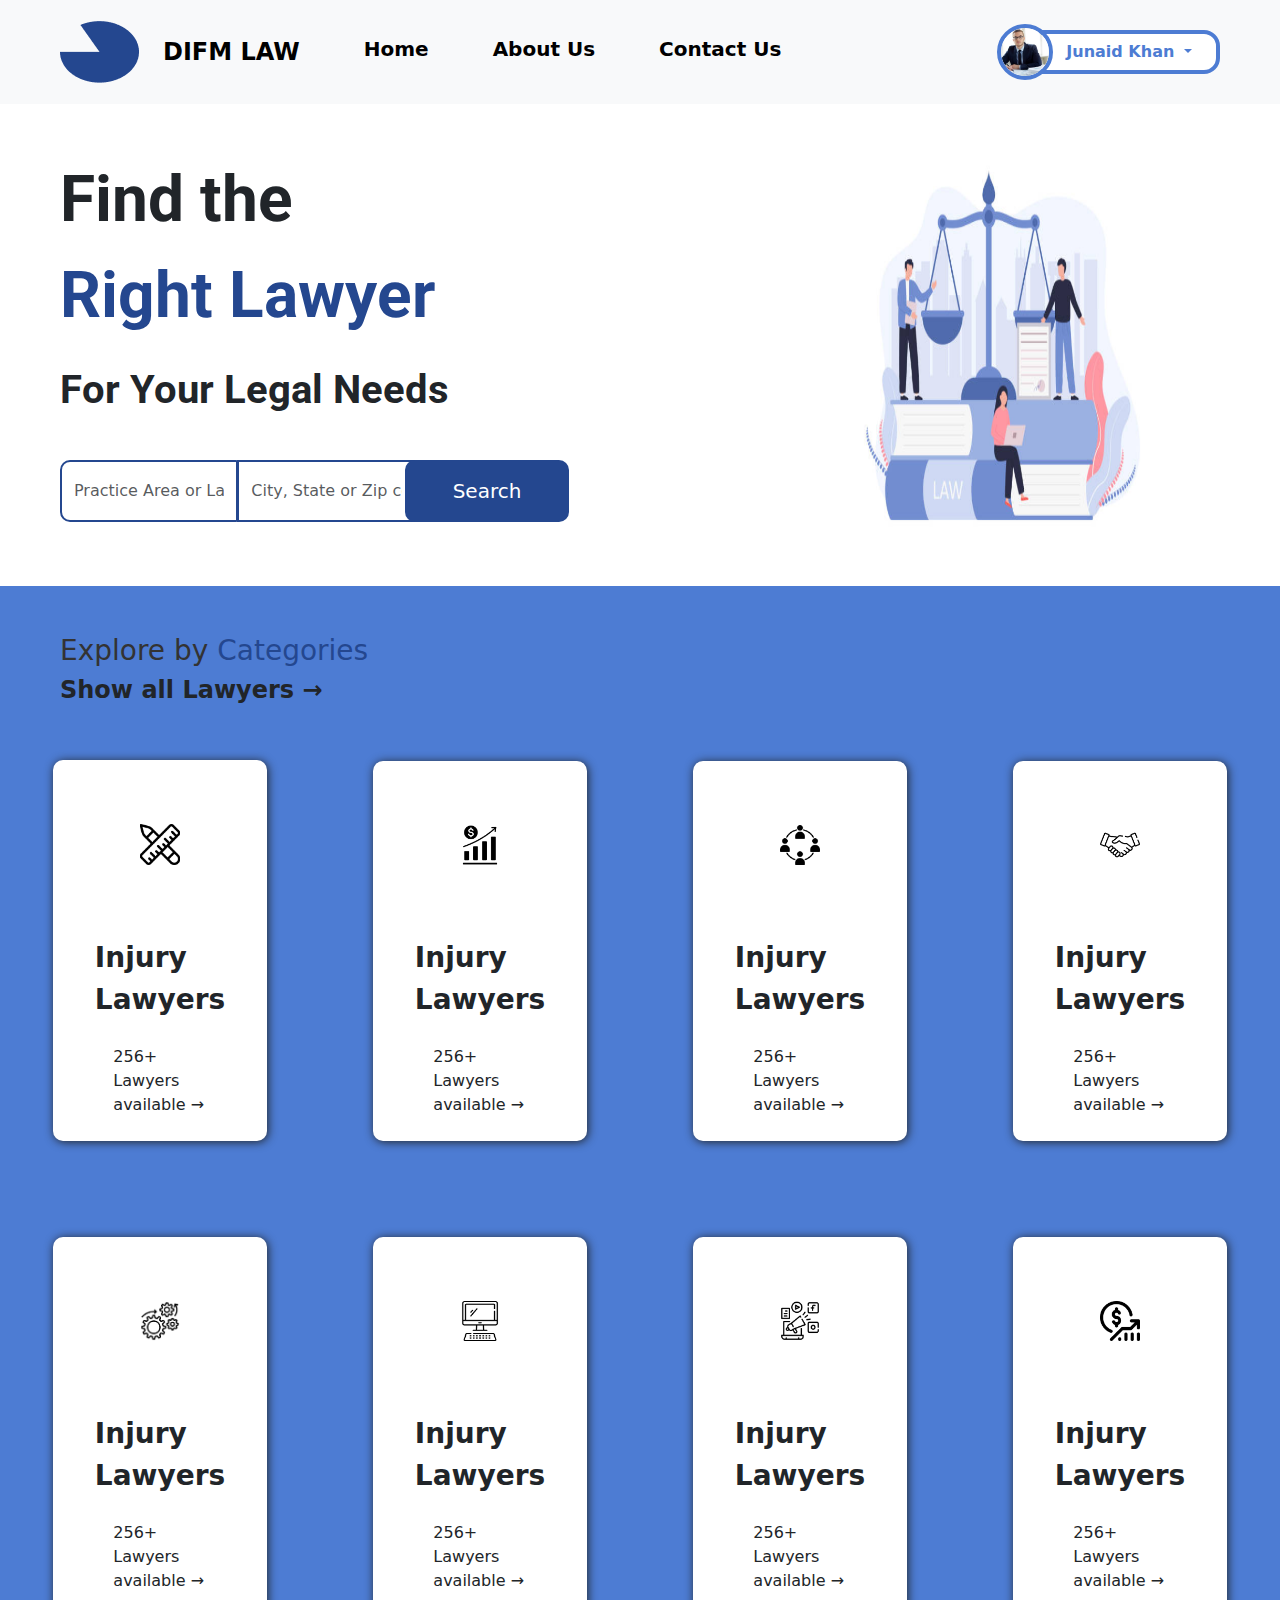
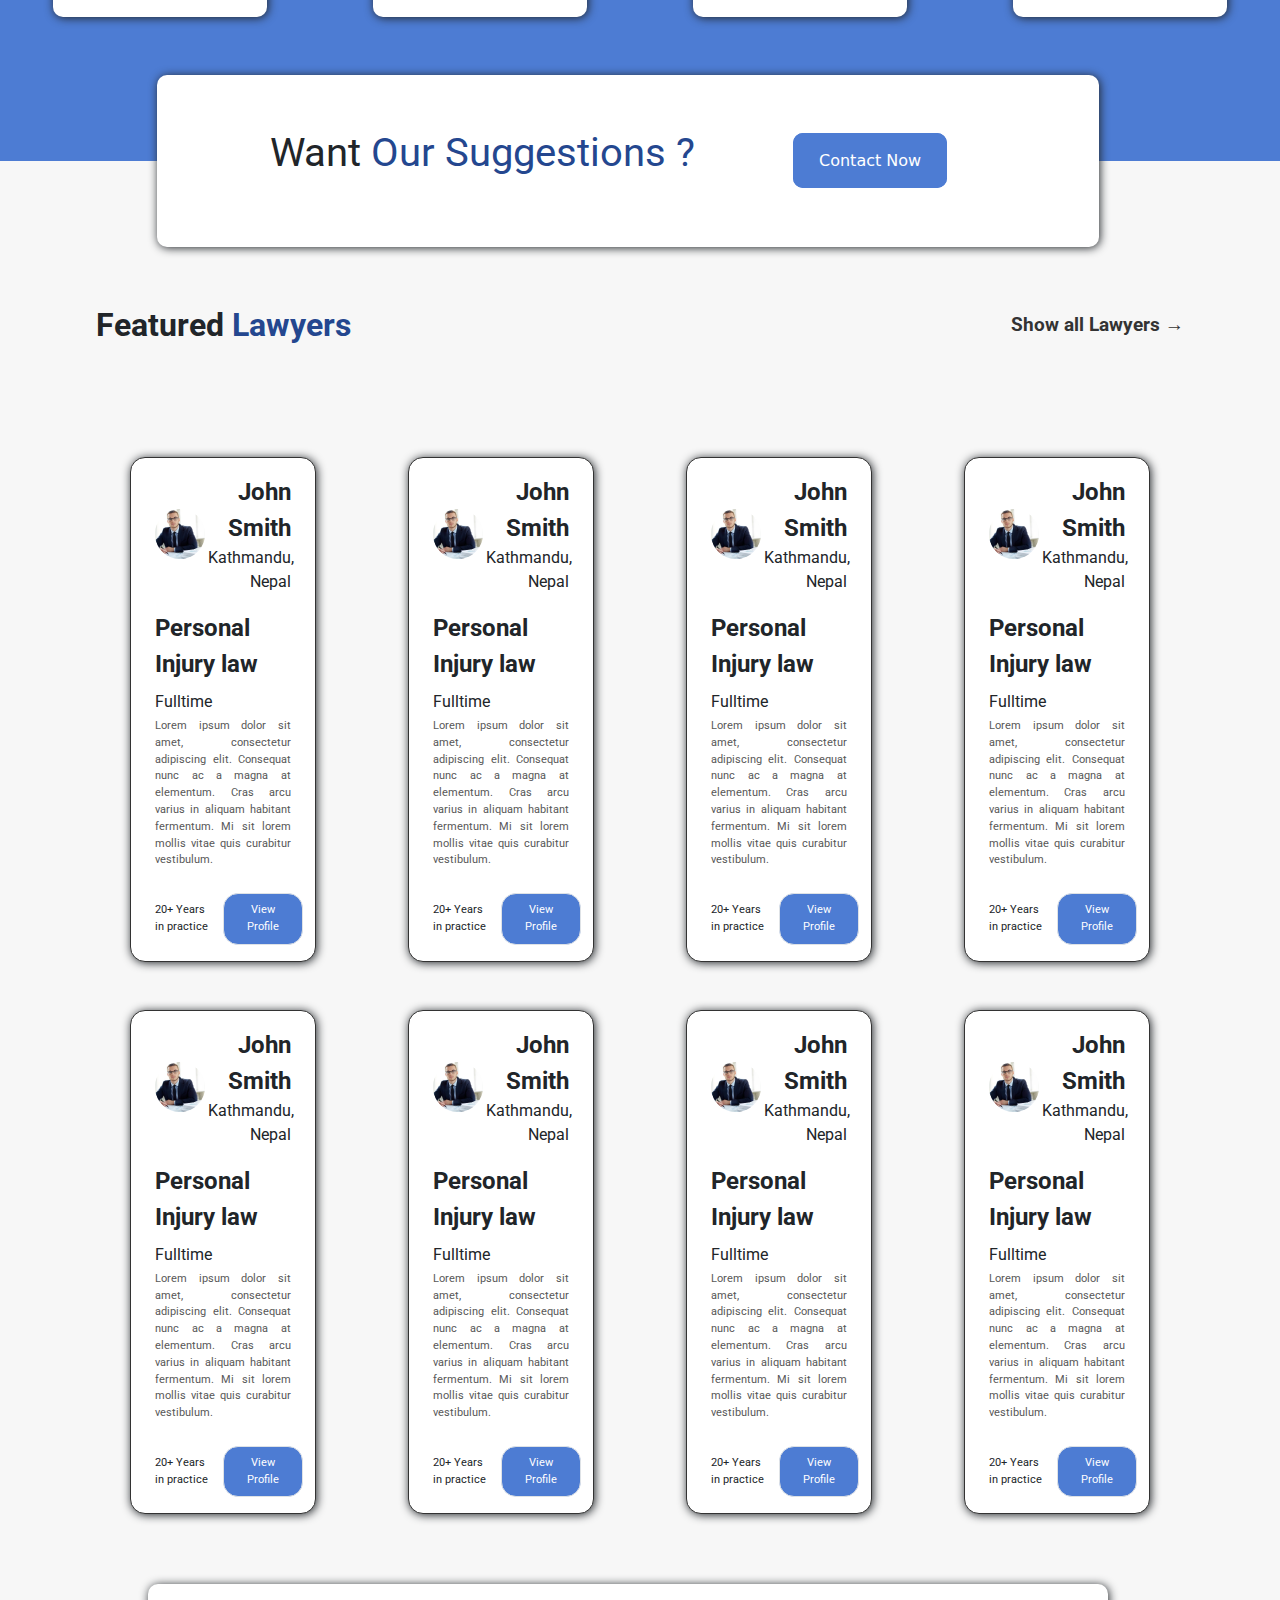
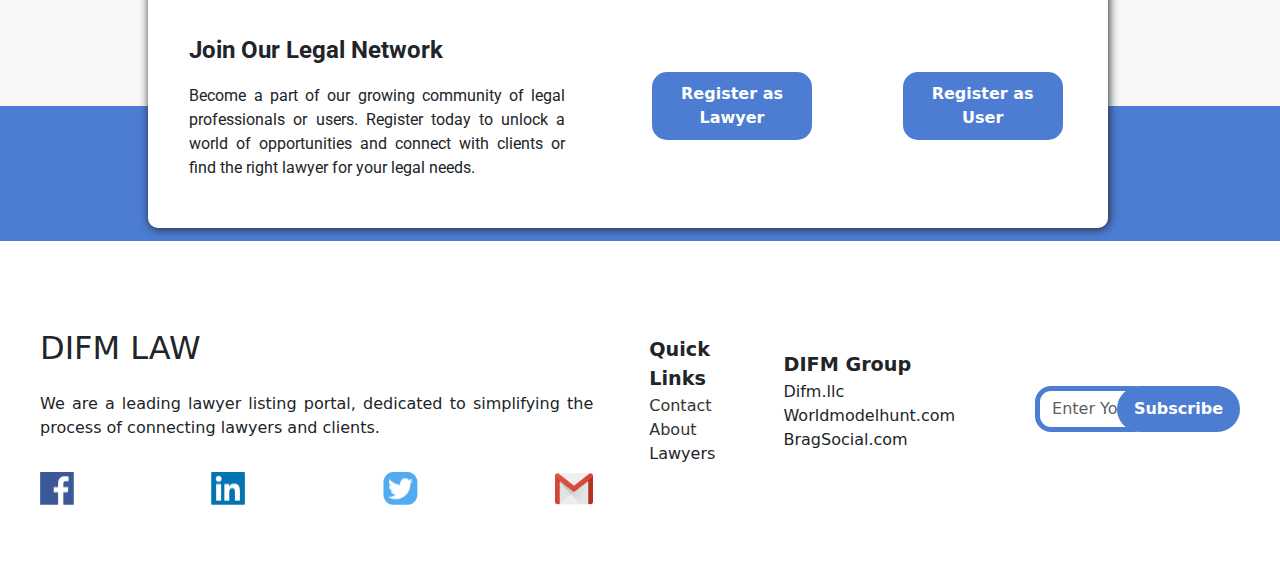
<file: Index.html>
<!DOCTYPE html>
<html>

<head>
    <title>

    </title>
    <link rel="stylesheet" href="CSS/Index1.css">
    <link href="https://fonts.googleapis.com/css2?family=Roboto&display=swap" rel="stylesheet">

    <link href="https://cdn.jsdelivr.net/npm/bootstrap@5.3.0/dist/css/bootstrap.min.css" rel="stylesheet">

    <style>

    </style>
</head>

<body>
    <!-- navbar -->

    <nav class="sticky-top navbar navbar-expand-lg navbar-light bg-light">
        <div class="container-fluid mx-5 my-2">
            <a class="navbar-brand" href="#"><img src="Images/Vector.png" alt=""></a>
            
            <button class="navbar-toggler" type="button" data-bs-toggle="collapse" data-bs-target="#navbarSupportedContent" aria-controls="navbarSupportedContent" aria-expanded="false" aria-label="Toggle navigation">
                <span class="navbar-toggler-icon fs-3"></span>
              </button>
            <div class="collapse navbar-collapse" id="navbarSupportedContent">
                <ul class="navbar-nav me-auto mb-2 mb-lg-0">
                    <li class="nav-item">
                        <a class="nav-link active fs-4 fw-bold me-md-5 textcolor" aria-current="page" href="#">DIFM LAW</a>
                    </li>
                    <li class="nav-item">
                        <a class="nav-link fs-5 fw-bold active me-md-5 textcolor" href="Index.html" aria-current="page">Home</a>
                    </li>
                    <li class="nav-item dropdown">
                        <a class="nav-link fs-5 fw-bold active me-md-5 textcolor" href="About_Us.html" aria-expanded="false">
                            About Us
                        </a>
                    </li>
                    <li class="nav-item">
                        <a class="nav-link fs-5 fw-bold active me-md-5 textcolor" href="Contact-Us.html" tabindex="-1"
                            aria-disabled="true">Contact Us</a>
                    </li>
                </ul>
                <div class="dropdown">
                    <img src="Images/Ellipse 106.png" class="rounded-circle  imgborder" alt="...">
                    <button class="btn btn-secondary dropdown-toggle margin-over fw-bold px-4" id="nameborder" type="button"
                        id="dropdownMenuButton1" data-bs-toggle="dropdown" aria-expanded="false">
                        Junaid Khan
                    </button>
                    <ul class="dropdown-menu" aria-labelledby="dropdownMenuButton1">
                        <li><a class="dropdown-item" href="Lawyers_Description.html">Profile</a></li>
                        <li><a class="dropdown-item" href="#">Help</a></li>
                        <li><a class="dropdown-item" href="#">Log Out</a></li>
                    </ul>
                </div>
            </div>
        </div>
    </nav>

    <!-- Search box of Lawyer And image -->

    <section class="container-fluid">
        <div class="row">
            <div class="col-md-8 col-lg-5 col-sm-12 align-self-start mx-5">
                <div class="font-roboto fw-bold font-larger">Find the </div>
                <span class="font-roboto fw-bold text-color-blue font-larger pb-4">Right Lawyer</span>
                <div class="fs-1 fw-bold font-roboto py-3">For Your Legal Needs</div>
                <div class="input-group mb-3 pt-4">
                    <input type="text" class="form-control py-2" id="border-blue1"
                        placeholder="Practice Area or Lawyer Name" aria-label="Username">
                    <input type="text" class="form-control py-2" id="border-blue2" placeholder="City, State or Zip code"
                        aria-label="Server">
                    <span id="border-radius-search" class="text-color-white px-5 py-3 fs-5 bg-color-blue">Search</span>
                </div>
            </div>
            <!-- d-md-none .d-md-block .d-none d-lg-block .d-xl-none .d-xxl-none -->
            <div class="col-md-3 offset-2 d-md-none .d-md-block d-none d-lg-block d-xl-block d-xxl-block">
                <img src="Images/image 54.png" class="image-size" alt="...">
            </div>
        </div>
    </section>

    <!-- Grid of lawyers Categories -->

    <div id="" class="container-fluid bg-color-lightblue">

        <!--Div tag Containing Text Of Category -->

        <div class="mx-5 pt-5" id="cont2box1">
            <div id="cont2box1txtlt">
                <h3 class="fontblack">Explore by <span class="blue">Categories</span></h3>
            </div>
            <div id="cont2box1txtrt">
                <h4><b>Show all Lawyers &#x2192;</b></h4>
            </div>
        </div>

        <!-- Eigth Grid of Lawyers Categories -->
        <div id="cont3-grid  font-roboto">

            <!-- First 4 columns of Grid -->

            <div class="row justify-content-around align-items-center pb-md-0 pb-lg-5">
                <div class="col-sm-2 col-md-10 col-lg-2 col-xl-2 mb-md-5 mb-lg-0 offset-lg-0 offset-0 cont2-grid-box border-radius-categories pt-3">
                    <div class="row justify-content-center"><img src="Images/image 2.png" alt="" class="col lg-max-w-50" id="image-mid"></div>
                    <div class="row justify-content-center p-0 fs-3 fw-bold  pt-4 mx-5">Injury Lawyers</div>
                    <div class="row justify-content-center p-0 my-4 fs-6 col mx-5">256+ Lawyers available &#x2192;</div>
                </div>
                <div class="col-sm-2 col-md-10 col-lg-2 col-xl-2 mb-md-5 mb-lg-0 offset-lg-0 offset-0 cont2-grid-box border-radius-categories pt-3">
                    <div class="row justify-content-center"><img src="Images/image 23.png" alt="" class="col lg-max-50" id="image-mid"></div>
                    <div class="row justify-content-center p-0 fs-3 fw-bold  pt-4 mx-5">Injury Lawyers</div>
                    <div class="row justify-content-center p-0 my-4 fs-6 col mx-5">256+ Lawyers available &#x2192;</div>
                </div>
                <div class="col-sm-2 col-md-10 col-lg-2 col-xl-2 mb-md-5 mb-lg-0 offset-lg-0 offset-0 cont2-grid-box border-radius-categories pt-3">
                    <div class="row justify-content-center"><img src="Images/image 24.png" alt="" class="col lg-max-50" id="image-mid"></div>
                    <div class="row justify-content-center p-0 fs-3 fw-bold  pt-4 mx-5">Injury Lawyers</div>
                    <div class="row justify-content-center p-0 my-4 fs-6 col mx-5">256+ Lawyers available &#x2192;</div>
                </div>
                <div class="col-sm-2 col-md-10 col-lg-2 col-xl-2 mb-md-5 mb-lg-0 offset-lg-0 offset-0 cont2-grid-box border-radius-categories pt-3">
                    <div class="row justify-content-center"><img src="Images/image 25.png" alt="" class="col lg-max-50" id="image-mid"></div>
                    <div class="row justify-content-center p-0 fs-3 fw-bold  pt-4 mx-5">Injury Lawyers</div>
                    <div class="row justify-content-center p-0 my-4 fs-6 col mx-5">256+ Lawyers available &#x2192;</div>
                </div>
            </div>

            <!-- Last 4 Column of Grid -->

            <div class="row justify-content-around align-items-center pt-md-0 pt-lg-5">
                <div class="col-sm-2 col-md-10 col-lg-2 col-xl-2 mb-md-5 mb-lg-0 offset-lg-0 offset-0 cont2-grid-box border-radius-categories pt-3">
                    <div class="row justify-content-center"><img src="Images/image 26.png" alt="" class="col lg-max-w-50" id="image-mid"></div>
                    <div class="row justify-content-center p-0 fs-3 fw-bold  pt-4 mx-5">Injury Lawyers</div>
                    <div class="row justify-content-center p-0 my-4 fs-6 col mx-5">256+ Lawyers available &#x2192;</div>
                </div>
                <div class="col-sm-2 col-md-10 col-lg-2 col-xl-2 mb-md-5 mb-lg-0 offset-lg-0 offset-0 cont2-grid-box border-radius-categories pt-3">
                    <div class="row justify-content-center"><img src="Images/image 27.png" alt="" class="col lg-max-50" id="image-mid"></div>
                    <div class="row justify-content-center p-0 fs-3 fw-bold  pt-4 mx-5">Injury Lawyers</div>
                    <div class="row justify-content-center p-0 my-4 fs-6 col mx-5">256+ Lawyers available &#x2192;</div>
                </div>
                <div class="col-sm-2 col-md-10 col-lg-2 col-xl-2 mb-md-5 mb-lg-0 offset-lg-0 offset-0 cont2-grid-box border-radius-categories pt-3">
                    <div class="row justify-content-center"><img src="Images/image 28.png" alt="" class="col lg-max-50" id="image-mid"></div>
                    <div class="row justify-content-center p-0 fs-3 fw-bold  pt-4 mx-5">Injury Lawyers</div>
                    <div class="row justify-content-center p-0 my-4 fs-6 col mx-5">256+ Lawyers available &#x2192;</div>
                </div>
                <div class="col-sm-2 col-md-10 col-lg-2 col-xl-2 mb-md-5 mb-lg-0 offset-lg-0 offset-0 cont2-grid-box border-radius-categories pt-3">
                    <div class="row justify-content-center"><img src="Images/image 29.png" alt="" class="col lg-max-50" id="image-mid"></div>
                    <div class="row justify-content-center p-0 fs-3 fw-bold  pt-4 mx-5">Injury Lawyers</div>
                    <div class="row justify-content-center p-0 my-4 fs-6 col mx-5">256+ Lawyers available &#x2192;</div>
                </div>
            </div>


        </div>
        <div class="container-fluid" id="">

            <!-- id=halfway-1 -->
            <div class="position-relative row justify-content-center">
                <div class="position-absolute top-100 start-50 translate-middle row justify-content-center align-items-center bg-color-white w-75 border-radius-categories">
                    <div class="col-5 col-xl-7 ps-4">
                        <p id="" class="halfway-txt font-roboto fs-1">Want <span class="blue">Our Suggestions ?</span></p>
                    </div>
                    <div class="col-4 col-xl-3">
                        <a href="Contact-Us.html" class="bg-color-lightblue text-color-white text-decoration-none border-radius-search1 px-4 py-3" id="halfway-btn">Contact Now</a>
                    </div>
                </div>
            </div>
                
        </div>
    </div>

    <!-- Featured Lawyers with Grid  -->

    <section class="container-fluid" id="container3">
        <div id="cont3-border">

            <!-- Text Div tag -->

            <div class="cont3-txt" id="cont3-txt-box">
                <span id="cont3-txt1" class="font-roboto bold">Featured <span class="blue">Lawyers</span></span>
                <span id="cont3-txt2" class="font-roboto bold">Show all Lawyers &#x2192;</span>
            </div>

            <!-- 8 GRId lawyers Profile Boxes -->

            <div class="" id="cont3-grid1">

                <!-- First 4 GRId Boxes -->

                <div class="row justify-content-center pb-md-0">
                    <div class="col-2 col-lg-5 col-md-10 col-xl-2 border-radius-search2 bg-color-white mb-md-5 mb-lg-5  mb-xl-0 px-md-5 px-xl-4">
                        <!-- Profile name and address -->
                        <div class="row pt-3 pb-0 align-items-center">
                            <div class="col-4">
                                <img src="Images/Ellipse 90.png" alt="" class="">
                            </div>
                            <div class="grid-box-txt font-roboto col-8 text-end">
                                <div class="fs-4 bold">John Smith</div>
                                <div class="fs-6">Kathmandu, Nepal</div>
                            </div>
                        </div>

                        <!-- Profile Info -->
                        <div class="row py-0 selector-for-some-widget ps-4 font-roboto">
                            <div class="row pt-3 fw-bold fs-4 p-0">
                                Personal Injury law
                            </div>
                            <div class="row pt-2 p-0 fs-6">Fulltime</div>
                            <div class="cont3-grid-info  pt-1 row p-0 text-justify">Lorem ipsum dolor sit amet, consectetur adipiscing
                                elit.
                                Consequat nunc ac a magna at elementum. Cras arcu varius in aliquam habitant fermentum.
                                Mi sit lorem mollis vitae quis curabitur vestibulum.
                            </div>
                        </div>

                        <!-- Visit Profile -->
                        <div class="row py-0 font-roboto align-items-center pt-4 pb-3">
                            <div class="col-6 font-smaller fw-normal">20+ Years in practice</div>
                            <div class="col-6 bg-color-lightblue text-color-white px-3 py-2 border border-radius-search1 text-center font-smaller fw-normal" id="border-blue2">View Profile</div>
                        </div>
                    </div>
                    <div class="col-2 col-lg-5 col-md-10 col-xl-2 offset-lg-2 border-radius-search2 bg-color-white offset-xl-1 mb-md-0 mb-lg-5  mb-xl-0 px-md-5 px-xl-4">
                        <!-- Profile name and address -->
                        <div class="row pt-3 pb-0 align-items-center">
                            <div class="col-4">
                                <img src="Images/Ellipse 90.png" alt="" class="">
                            </div>
                            <div class="grid-box-txt font-roboto col-8 text-end">
                                <div class="fs-4 bold">John Smith</div>
                                <div class="fs-6">Kathmandu, Nepal</div>
                            </div>
                        </div>

                        <!-- Profile Info -->
                        <div class="row py-0 selector-for-some-widget ps-4 font-roboto">
                            <div class="row pt-3 fw-bold fs-4 p-0">
                                Personal Injury law
                            </div>
                            <div class="row pt-2 p-0 fs-6">Fulltime</div>
                            <div class="cont3-grid-info pt-1 row p-0 text-justify">Lorem ipsum dolor sit amet, consectetur adipiscing
                                elit.
                                Consequat nunc ac a magna at elementum. Cras arcu varius in aliquam habitant fermentum.
                                Mi sit lorem mollis vitae quis curabitur vestibulum.
                            </div>
                        </div>

                        <!-- Visit Profile -->
                        <div class="row py-0 font-roboto align-items-center pt-4 pb-3">
                            <div class="col-6 font-smaller fw-normal">20+ Years in practice</div>
                            <div class="col-6 bg-color-lightblue text-color-white px-3 py-2 border border-radius-search1 text-center font-smaller fw-normal" id="border-blue2">View Profile</div>
                        </div>
                    </div>
                    <div class="col-2 col-lg-5 col-md-10 col-xl-2 border-radius-search2 bg-color-white offset-xl-1 mt-md-5 mt-lg-5 mt-xl-0 mb-xl-0 px-md-5 px-xl-4">
                        <!-- Profile name and address -->
                        <div class="row pt-3 pb-0 align-items-center">
                            <div class="col-4">
                                <img src="Images/Ellipse 90.png" alt="" class="">
                            </div>
                            <div class="grid-box-txt font-roboto col-8 text-end">
                                <div class="fs-4 bold">John Smith</div>
                                <div class="fs-6">Kathmandu, Nepal</div>
                            </div>
                        </div>

                        <!-- Profile Info -->
                        <div class="row py-0 selector-for-some-widget ps-4 font-roboto">
                            <div class="row pt-3 fw-bold fs-4 p-0">
                                Personal Injury law
                            </div>
                            <div class="row pt-2 p-0 fs-6">Fulltime</div>
                            <div class="cont3-grid-info pt-1 row p-0 text-justify">Lorem ipsum dolor sit amet, consectetur adipiscing
                                elit.
                                Consequat nunc ac a magna at elementum. Cras arcu varius in aliquam habitant fermentum.
                                Mi sit lorem mollis vitae quis curabitur vestibulum.
                            </div>
                        </div>

                        <!-- Visit Profile -->
                        <div class="row py-0 font-roboto align-items-center pt-4 pb-3">
                            <div class="col-6 font-smaller fw-normal">20+ Years in practice</div>
                            <div class="col-6 bg-color-lightblue text-color-white px-3 py-2 border border-radius-search1 text-center font-smaller fw-normal"
                                id="border-blue2">View Profile</div>
                        </div>
                    </div>
                    <div class="col-2 col-lg-5 col-md-10 col-xl-2 offset-lg-2 border-radius-search2 bg-color-white offset-xl-1 mt-md-5 mt-lg-5 mt-xl-0 mb-xl-0 px-md-5 px-xl-4">
                        <!-- Profile name and address -->
                        <div class="row pt-3 pb-0 align-items-center">
                            <div class="col-4">
                                <img src="Images/Ellipse 90.png" alt="" class="">
                            </div>
                            <div class="grid-box-txt font-roboto col-8 text-end">
                                <div class="fs-4 bold">John Smith</div>
                                <div class="fs-6">Kathmandu, Nepal</div>
                            </div>
                        </div>

                        <!-- Profile Info -->
                        <div class="row py-0 selector-for-some-widget ps-4 font-roboto">
                            <div class="row pt-3 fw-bold fs-4 p-0">
                                Personal Injury law
                            </div>
                            <div class="row pt-2 p-0 fs-6">Fulltime</div>
                            <div class="cont3-grid-info pt-1 row p-0 text-justify">Lorem ipsum dolor sit amet, consectetur adipiscing
                                elit.
                                Consequat nunc ac a magna at elementum. Cras arcu varius in aliquam habitant fermentum.
                                Mi sit lorem mollis vitae quis curabitur vestibulum.
                            </div>
                        </div>

                        <!-- Visit Profile -->
                        <div class="row py-0 font-roboto align-items-center pt-4 pb-3">
                            <div class="col-6 font-smaller fw-normal">20+ Years in practice</div>
                            <div class="col-6 bg-color-lightblue text-color-white px-3 py-2 border border-radius-search1 text-center font-smaller fw-normal" id="border-blue2">View Profile</div>
                        </div>
                    </div>
                </div>

                <!-- Middle 4 GRId Boxes -->
                <div class="row justify-content-center">
                    <div class="col-2 col-lg-5 col-md-10 col-xl-2 border-radius-search2 bg-color-white mb-md-5 mb-lg-5  mb-xl-0 px-md-5 px-xl-4">
                        <!-- Profile name and address -->
                        <div class="row pt-3 pb-0 align-items-center">
                            <div class="col-4">
                                <img src="Images/Ellipse 90.png" alt="" class="">
                            </div>
                            <div class="grid-box-txt font-roboto col-8 text-end">
                                <div class="fs-4 bold">John Smith</div>
                                <div class="fs-6">Kathmandu, Nepal</div>
                            </div>
                        </div>

                        <!-- Profile Info -->
                        <div class="row py-0 selector-for-some-widget ps-4 font-roboto">
                            <div class="row pt-3 fw-bold fs-4 p-0">
                                Personal Injury law
                            </div>
                            <div class="row pt-2 p-0 fs-6">Fulltime</div>
                            <div class="cont3-grid-info  pt-1 row p-0 text-justify">Lorem ipsum dolor sit amet, consectetur adipiscing
                                elit.
                                Consequat nunc ac a magna at elementum. Cras arcu varius in aliquam habitant fermentum.
                                Mi sit lorem mollis vitae quis curabitur vestibulum.
                            </div>
                        </div>

                        <!-- Visit Profile -->
                        <div class="row py-0 font-roboto align-items-center pt-4 pb-3">
                            <div class="col-6 font-smaller fw-normal">20+ Years in practice</div>
                            <div class="col-6 bg-color-lightblue text-color-white px-3 py-2 border border-radius-search1 text-center font-smaller fw-normal" id="border-blue2">View Profile</div>
                        </div>
                    </div>
                    <div class="col-2 col-lg-5 col-md-10 col-xl-2 offset-lg-2 border-radius-search2 bg-color-white offset-xl-1 mb-md-0 mb-lg-5  mb-xl-0 px-md-5 px-xl-4">
                        <!-- Profile name and address -->
                        <div class="row pt-3 pb-0 align-items-center">
                            <div class="col-4">
                                <img src="Images/Ellipse 90.png" alt="" class="">
                            </div>
                            <div class="grid-box-txt font-roboto col-8 text-end">
                                <div class="fs-4 bold">John Smith</div>
                                <div class="fs-6">Kathmandu, Nepal</div>
                            </div>
                        </div>

                        <!-- Profile Info -->
                        <div class="row py-0 selector-for-some-widget ps-4 font-roboto">
                            <div class="row pt-3 fw-bold fs-4 p-0">
                                Personal Injury law
                            </div>
                            <div class="row pt-2 p-0 fs-6">Fulltime</div>
                            <div class="cont3-grid-info pt-1 row p-0 text-justify">Lorem ipsum dolor sit amet, consectetur adipiscing
                                elit.
                                Consequat nunc ac a magna at elementum. Cras arcu varius in aliquam habitant fermentum.
                                Mi sit lorem mollis vitae quis curabitur vestibulum.
                            </div>
                        </div>

                        <!-- Visit Profile -->
                        <div class="row py-0 font-roboto align-items-center pt-4 pb-3">
                            <div class="col-6 font-smaller fw-normal">20+ Years in practice</div>
                            <div class="col-6 bg-color-lightblue text-color-white px-3 py-2 border border-radius-search1 text-center font-smaller fw-normal" id="border-blue2">View Profile</div>
                        </div>
                    </div>
                    <div class="col-2 col-lg-5 col-md-10 col-xl-2 border-radius-search2 bg-color-white offset-xl-1 mt-md-5 mt-lg-5 mt-xl-0 mb-xl-0 px-md-5 px-xl-4">
                        <!-- Profile name and address -->
                        <div class="row pt-3 pb-0 align-items-center">
                            <div class="col-4">
                                <img src="Images/Ellipse 90.png" alt="" class="">
                            </div>
                            <div class="grid-box-txt font-roboto col-8 text-end">
                                <div class="fs-4 bold">John Smith</div>
                                <div class="fs-6">Kathmandu, Nepal</div>
                            </div>
                        </div>

                        <!-- Profile Info -->
                        <div class="row py-0 selector-for-some-widget ps-4 font-roboto">
                            <div class="row pt-3 fw-bold fs-4 p-0">
                                Personal Injury law
                            </div>
                            <div class="row pt-2 p-0 fs-6">Fulltime</div>
                            <div class="cont3-grid-info pt-1 row p-0 text-justify">Lorem ipsum dolor sit amet, consectetur adipiscing
                                elit.
                                Consequat nunc ac a magna at elementum. Cras arcu varius in aliquam habitant fermentum.
                                Mi sit lorem mollis vitae quis curabitur vestibulum.
                            </div>
                        </div>

                        <!-- Visit Profile -->
                        <div class="row py-0 font-roboto align-items-center pt-4 pb-3">
                            <div class="col-6 font-smaller fw-normal">20+ Years in practice</div>
                            <div class="col-6 bg-color-lightblue text-color-white px-3 py-2 border border-radius-search1 text-center font-smaller fw-normal"
                                id="border-blue2">View Profile</div>
                        </div>
                    </div>
                    <div class="col-2 col-lg-5 col-md-10 col-xl-2 offset-lg-2 border-radius-search2 bg-color-white offset-xl-1 mt-md-5 mt-lg-5 mt-xl-0 mb-xl-0 px-md-5 px-xl-4">
                        <!-- Profile name and address -->
                        <div class="row pt-3 pb-0 align-items-center">
                            <div class="col-4">
                                <img src="Images/Ellipse 90.png" alt="" class="">
                            </div>
                            <div class="grid-box-txt font-roboto col-8 text-end">
                                <div class="fs-4 bold">John Smith</div>
                                <div class="fs-6">Kathmandu, Nepal</div>
                            </div>
                        </div>

                        <!-- Profile Info -->
                        <div class="row py-0 selector-for-some-widget ps-4 font-roboto">
                            <div class="row pt-3 fw-bold fs-4 p-0">
                                Personal Injury law
                            </div>
                            <div class="row pt-2 p-0 fs-6">Fulltime</div>
                            <div class="cont3-grid-info pt-1 row p-0 text-justify">Lorem ipsum dolor sit amet, consectetur adipiscing
                                elit.
                                Consequat nunc ac a magna at elementum. Cras arcu varius in aliquam habitant fermentum.
                                Mi sit lorem mollis vitae quis curabitur vestibulum.
                            </div>
                        </div>

                        <!-- Visit Profile -->
                        <div class="row py-0 font-roboto align-items-center pt-4 pb-3">
                            <div class="col-6 font-smaller fw-normal">20+ Years in practice</div>
                            <div class="col-6 bg-color-lightblue text-color-white px-3 py-2 border border-radius-search1 text-center font-smaller fw-normal" id="border-blue2">View Profile</div>
                        </div>
                    </div>
                </div>

                <!-- Last 4 GRId Boxes -->


            </div>

            <!-- Div Between two container -->
            <div class="container-fluid mt-md-5" id="">

                    <!-- id=halfway-1 -->
                    <div class="position-relative row justify-content-center">
                        <div class="position-absolute top-97 start-50 translate-middle row justify-content-around align-items-center bg-color-white w-75 border-radius-categories my-5 p-0 py-5">
                            <div class="col-5">
                                <div class="p-0 fs-4 bold font-roboto mb-3 text-justify">Join Our Legal Network</div>
                                <div class="p-0 fs-6 font-roboto text-justify">Become a part of our growing community of legal
                                    professionals or
                                    users. Register today to unlock a world of opportunities and connect with clients or find
                                    the right lawyer for your legal needs.</div>
                            </div>
                            <div class="col-2 bg-color-lightblue text-color-white fw-bold text-center mx-3 px-3 py-2 border-radius-search1">
                                Register as Lawyer
                            </div>
                            <div class="col-2 bg-color-lightblue text-color-white fw-bold text-center mx-3 px-3 py-2 border-radius-search1">
                                Register as User
                            </div>
                        </div>
                    </div>
            </div>
        </div>
        <div class="container-fluid bg-color-lightblue nheight"></div>
    </section>

    <!-- Footer -->

    <div class="container-fluid px-0 bg-color-darkwhite">
        <div class="d-lg-flex justify-content-lg-between align-items-lg-center flex-nowrap py-5">
            <div class="my-4 mx-3 px-4">
                <h2 class="py-3">DIFM LAW</h2>
                <div>
                    <p class="text-break text-justify pb-3">
                        We are a leading lawyer listing portal, dedicated to simplifying the process of connecting
                        lawyers and clients.
                    </p>
                </div>
                <div class="d-flex justify-content-between">
                    <img src="Images/image 32.png" alt="" class="img-fluid">
                    <img src="Images/image 31.png" alt="" class="img-fluid">
                    <img src="Images/image 33.png" alt="" class="img-fluid">
                    <img src="Images/image 34.png" alt="" class="img-fluid">
                </div>
            </div>
    
            <!-- Display for large and Xl Display -->
    
            <div class="my-4 mx-3 d-none d-lg-block ">
                <ul class="list-unstyled">
                    <li class="fs-2em fw-600 ">Quick Links</li>
                    <li class="fs-1em fw-400"><a href="Contact-Us.html" class="text-decoration-none textcolor">Contact</a></li>
                    <li class="fs-1em fw-400"><a href="About_Us.html" class="text-decoration-none textcolor">About</a></li>
                    <li class="fs-1em fw-400">Lawyers</li>
                </ul>
            </div>
    
            <!-- Display for large and Xl Display -->
    
            <div class="my-4 mx-3 d-none d-lg-block px-4">
                <ul class="list-unstyled">
                    <li class="fs-2em fw-600">DIFM Group</li>
                    <li class="fs-1em fw-400">Difm.llc</li>
                    <li class="fs-1em fw-400">Worldmodelhunt.com</li>
                    <li class="fs-1em fw-400">BragSocial.com</li>
                </ul>
            </div>
    
            <!-- Display for medium and small Display -->
    
            <div class="d-flex mx-3 justify-content-between d-lg-none d-xl-none d-xxl-none">
                <div class="my-4 mx-3">
                    <ul class="list-unstyled">
                        <li class="fs-2em fw-600">Quick Links</li>
                        <li class="fs-1em fw-400"><a href="Contact-Us.html" class="text-decoration-none textcolor">Contact</a></li>
                        <li class="fs-1em fw-400"><a href="About_Us.html" class="text-decoration-none textcolor">About</a></li>
                        <li class="fs-1em fw-400">Lawyers</li>
                    </ul>
                </div>
                <div class="my-4 mx-3">
                    <ul class="list-unstyled">
                        <li class="fs-2em fw-600">DIFM Group</li>
                        <li class="fs-1em fw-400">Difm.llc</li>
                        <li class="fs-1em fw-400">Worldmodelhunt.com</li>
                        <li class="fs-1em fw-400">BragSocial.com</li>
                    </ul>
                </div>
    
            </div>
    
            <div class="my-4 mx-3 px-4">
                <div class="input-group">
                    <input type="email" class="form-control Subscribe-Border rounded-500 min-input-width"
                        placeholder="Enter Your Email" aria-label="Recipient's username"
                        aria-describedby="basic-addon2">
                    <span
                        class="input-group-text bg-color-lightblue text-color-white Subscribe-Border z-index-12 margin-over-footer fw-600 Subscribe-Left-Round"
                        id="">Subscribe</span>
                </div>



                <!-- <div class="d-flex">
                    <input type="email" class="min-input-width Subscribe-Border rounded-3" placeholder="Enter Your Email" aria-label="Recipient's username" aria-describedby="basic-addon2">
                    <span class="bg-color-lightblue text-color-white Subscribe-Border z-index-12 margin-over-footer fw-600 Subscribe-Left-Round py-3 px-3" id="">Subscribe</span>
                </div> -->
            </div>
        </div>
    </div>
    <script src="https://cdn.jsdelivr.net/npm/bootstrap@5.3.0/dist/js/bootstrap.bundle.min.js"></script>
</body>

</html>
</file>
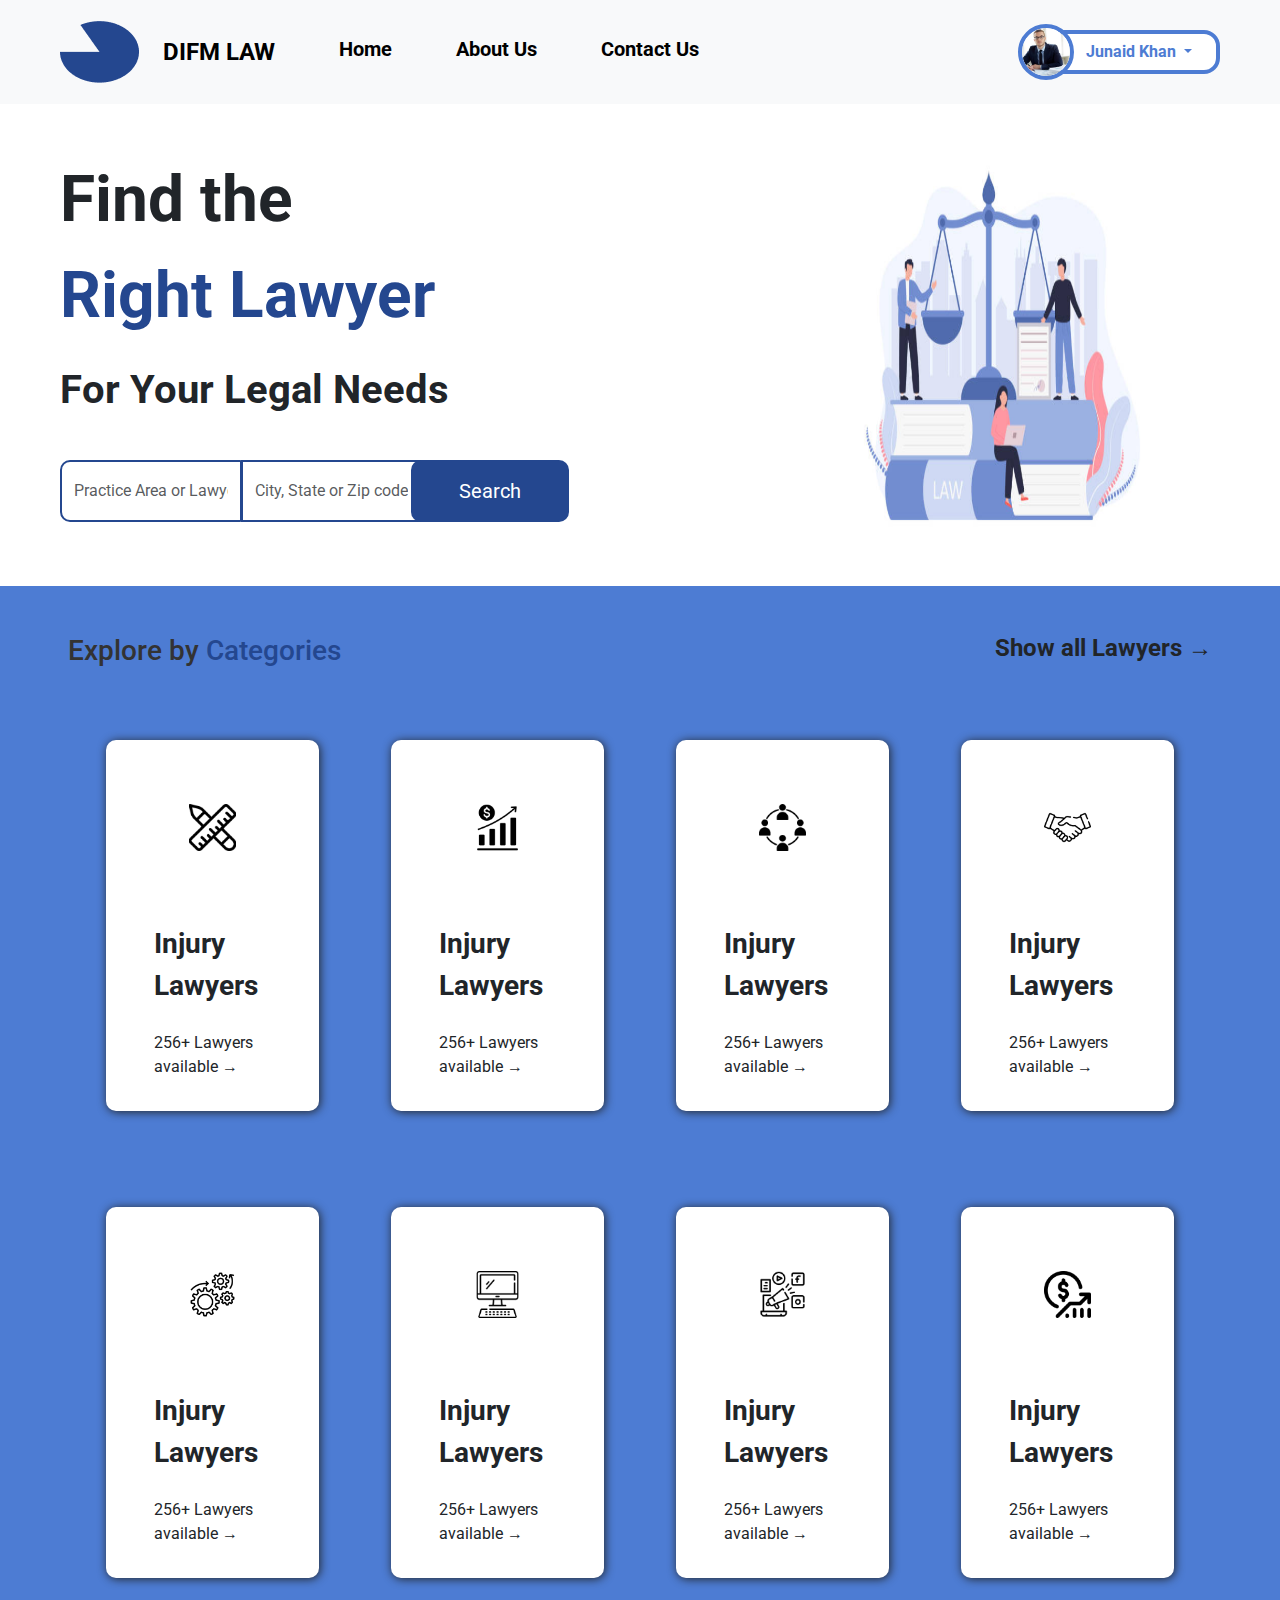
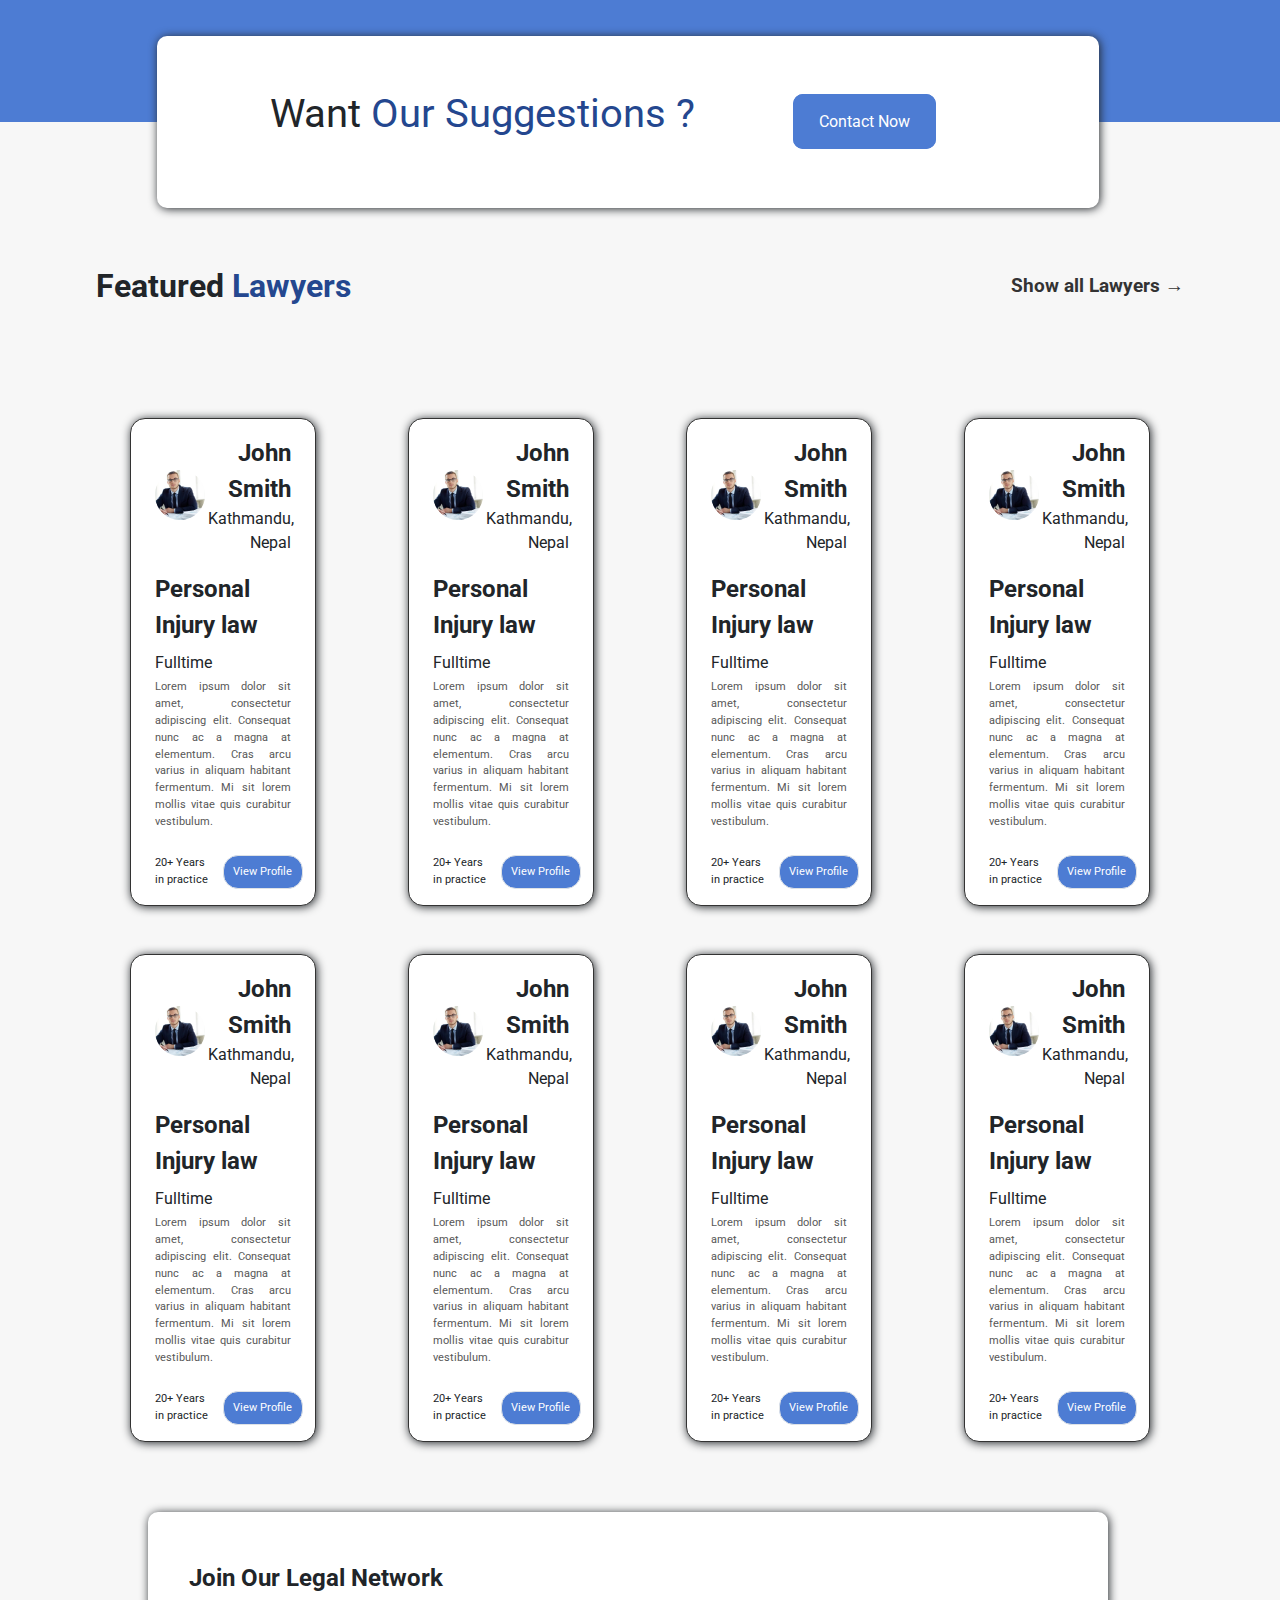
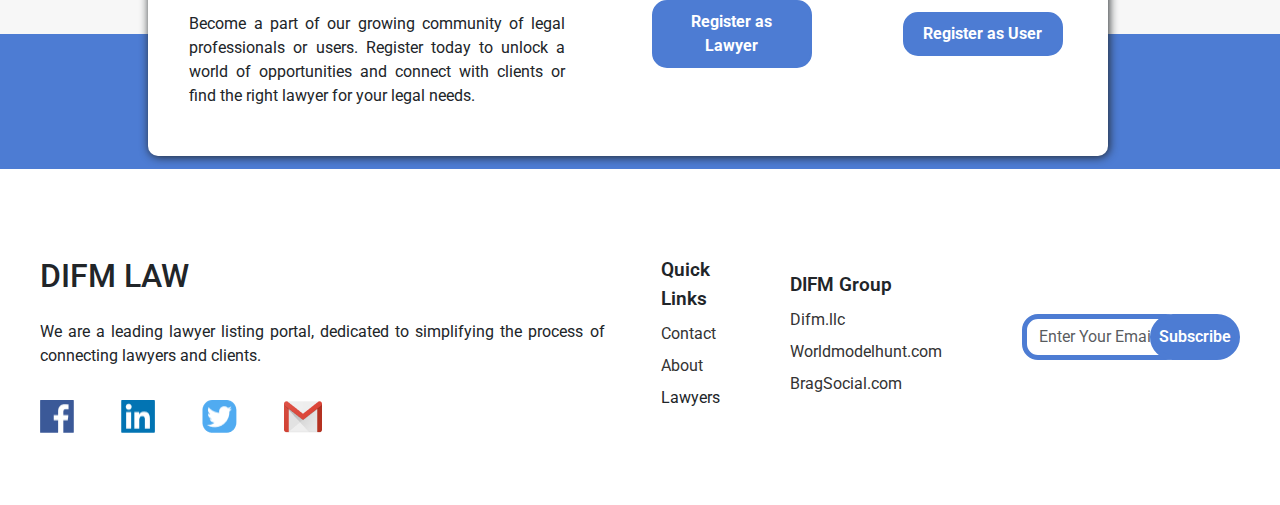
<file: index.html>
<!DOCTYPE html>
<html>

<head>
    <title>
        DIFM LAW
    </title>
    <!-- Title Logo / -->

    <link rel="icon" href="Images/Vector.png">
    <!-- External CSS file  -->
    <link rel="stylesheet" href="CSS/Index1.css">
    <!-- Google font roboto  -->
    <link href="https://fonts.googleapis.com/css2?family=Roboto&display=swap" rel="stylesheet">
    <!-- bootstrap CSS file  -->
    <link href="https://cdn.jsdelivr.net/npm/bootstrap@5.3.0/dist/css/bootstrap.min.css" rel="stylesheet">

    <style>

    </style>
</head>

<body class="font-roboto">
    <!-- navbar -->

    <nav class="sticky-top navbar navbar-expand-lg navbar-light bg-light">
        <div class="container-fluid mx-5 my-2">
            <a class="navbar-brand" href="#"><img src="Images/Vector.png" alt=""></a>

            <button class="navbar-toggler" type="button" data-bs-toggle="collapse"
                data-bs-target="#navbarSupportedContent" aria-controls="navbarSupportedContent" aria-expanded="false"
                aria-label="Toggle navigation">
                <span class="navbar-toggler-icon fs-3"></span>
            </button>
            <div class="collapse navbar-collapse" id="navbarSupportedContent">
                <ul class="navbar-nav me-auto mb-2 mb-lg-0">
                    <li class="m-0">
                        <a class="nav-link active fs-4 fw-bold me-md-5 textcolor" aria-current="page" href="#">DIFM
                            LAW</a>
                    </li>
                    <li class="m-0">
                        <a class="nav-link fs-5 fw-bold active me-md-5 textcolor" href="index.html"
                            aria-current="page">Home</a>
                    </li>
                    <li class="m-0 dropdown">
                        <a class="nav-link fs-5 fw-bold active me-md-5 textcolor" href="About_Us.html"
                            aria-expanded="false">
                            About Us
                        </a>
                    </li>
                    <li class="m-0">
                        <a class="nav-link fs-5 fw-bold active me-md-5 textcolor" href="Contact-Us.html" tabindex="-1"
                            aria-disabled="true">Contact Us</a>
                    </li>
                </ul>
                <div class="dropdown">
                    <img src="Images/Ellipse 106.png" class="rounded-circle  imgborder" alt="...">
                    <button class="btn btn-secondary dropdown-toggle margin-over fw-bold px-4" id="nameborder"
                        type="button" id="dropdownMenuButton1" data-bs-toggle="dropdown" aria-expanded="false">
                        Junaid Khan
                    </button>
                    <ul class="dropdown-menu" aria-labelledby="dropdownMenuButton1">
                        <li><a class="dropdown-item" href="#">Profile</a></li>
                        <li><a class="dropdown-item" href="">Dashboard</a></li>
                        <li><a class="dropdown-item" href="#">Log Out</a></li>
                    </ul>
                </div>
            </div>
        </div>
    </nav>

    <!-- Search box of Lawyer And image -->

    <section class="container-fluid">
        <div class="row">
            <div class="col-md-8 col-lg-5 col-sm-12 align-self-start mx-5">
                <div class=" fw-bold font-larger">Find the </div>
                <span class=" fw-bold text-color-blue font-larger pb-4">Right Lawyer</span>
                <div class="fs-1 fw-bold  py-3">For Your Legal Needs</div>
                <div class="input-group mb-3 pt-4">
                    <input type="text" class="form-control py-2" id="border-blue1"
                        placeholder="Practice Area or Lawyer Name" aria-label="Username">
                    <input type="text" class="form-control py-2" id="border-blue2" placeholder="City, State or Zip code"
                        aria-label="Server">
                    <span id="border-radius-search" class="text-color-white px-5 py-3 fs-5 bg-color-blue">Search</span>
                </div>
            </div>
            <!-- d-md-none .d-md-block .d-none d-lg-block .d-xl-none .d-xxl-none -->
            <div class="col-md-3 offset-2 d-md-none .d-md-block d-none d-lg-block d-xl-block d-xxl-block">
                <img src="Images/image 54.png" class="image-size" alt="...">
            </div>
        </div>
    </section>

    <!-- Grid of lawyers Categories -->

    <div id="" class="container-fluid bg-color-lightblue">

        <!--Div tag Containing Text Of Category -->

        <div class="mx-5 pt-5 d-flex justify-content-between px-2 py-3">
            <div>
                <h3 class="fontblack">Explore by <span class="blue">Categories</span></h3>
            </div>
            <div>
                <h4><b>Show all Lawyers &#x2192;</b></h4>
            </div>
        </div>

        <!-- Eigth Grid of Lawyers Categories -->
        <div id="cont3-grid  ">
            <div class="container">
                <!-- First 4 columns of Grid -->

                <div class="row justify-content-around align-items-center pb-md-0 pb-lg-5">
                    <div class="col-sm-12 col-md-6 col-lg-3 mb-md-5 mb-lg-0 offset-lg-0 offset-0 ">
                        <div class="mx-4 cont2-grid-box border-radius-categories pt-3 pb-2">
                            <div class="row justify-content-center"><img src="Images/image 2.png" alt=""
                                    class="col lg-max-w-50" id="image-mid"></div>
                            <div class="row justify-content-center p-0 fs-3 fw-bold  pt-4 mx-5">Injury Lawyers</div>
                            <div class="row justify-content-center p-0 my-4 fs-6 col mx-5">256+ Lawyers available
                                &#x2192;</div>

                        </div>
                    </div>
                    <div class="col-sm-12 col-md-6 col-lg-3 mb-md-5 mb-lg-0 offset-lg-0 offset-0 ">
                        <div class="mx-4 cont2-grid-box border-radius-categories pt-3 pb-2">
                            <div class="row justify-content-center"><img src="Images/image 23.png" alt=""
                                    class="col lg-max-50" id="image-mid"></div>
                            <div class="row justify-content-center p-0 fs-3 fw-bold  pt-4 mx-5">Injury Lawyers</div>
                            <div class="row justify-content-center p-0 my-4 fs-6 col mx-5">256+ Lawyers available
                                &#x2192;</div>

                        </div>
                    </div>
                    <div class="col-sm-12 col-md-6 col-lg-3 mb-md-5 mb-lg-0 offset-lg-0 offset-0 ">
                        <div class="mx-4 cont2-grid-box border-radius-categories pt-3 pb-2">
                            <div class="row justify-content-center"><img src="Images/image 24.png" alt=""
                                    class="col lg-max-50" id="image-mid"></div>
                            <div class="row justify-content-center p-0 fs-3 fw-bold  pt-4 mx-5">Injury Lawyers</div>
                            <div class="row justify-content-center p-0 my-4 fs-6 col mx-5">256+ Lawyers available
                                &#x2192;</div>

                        </div>
                    </div>
                    <div class="col-sm-12 col-md-6 col-lg-3 mb-md-5 mb-lg-0 offset-lg-0 offset-0 ">
                        <div class="mx-4 cont2-grid-box border-radius-categories pt-3 pb-2">
                            <div class="row justify-content-center"><img src="Images/image 25.png" alt=""
                                    class="col lg-max-50" id="image-mid"></div>
                            <div class="row justify-content-center p-0 fs-3 fw-bold  pt-4 mx-5">Injury Lawyers</div>
                            <div class="row justify-content-center p-0 my-4 fs-6 col mx-5">256+ Lawyers available
                                &#x2192;</div>

                        </div>
                    </div>
                </div>

                <!-- Last 4 Column of Grid -->

                <div class="row justify-content-around align-items-center pt-md-0 pt-lg-5">
                    <div class="col-sm-12 col-md-6 col-lg-3 mb-md-5 mb-lg-0 offset-lg-0 offset-0 ">
                        <div class="mx-4 cont2-grid-box border-radius-categories pt-3 pb-2">
                            <div class="row justify-content-center"><img src="Images/image 26.png" alt=""
                                    class="col lg-max-w-50" id="image-mid"></div>
                            <div class="row justify-content-center p-0 fs-3 fw-bold  pt-4 mx-5">Injury Lawyers</div>
                            <div class="row justify-content-center p-0 my-4 fs-6 col mx-5">256+ Lawyers available
                                &#x2192;</div>

                        </div>
                    </div>
                    <div class="col-sm-12 col-md-6 col-lg-3 mb-md-5 mb-lg-0 offset-lg-0 offset-0 ">
                        <div class="mx-4 cont2-grid-box border-radius-categories pt-3 pb-2">
                            <div class="row justify-content-center"><img src="Images/image 27.png" alt=""
                                    class="col lg-max-50" id="image-mid"></div>
                            <div class="row justify-content-center p-0 fs-3 fw-bold  pt-4 mx-5">Injury Lawyers</div>
                            <div class="row justify-content-center p-0 my-4 fs-6 col mx-5">256+ Lawyers available
                                &#x2192;</div>

                        </div>
                    </div>
                    <div class="col-sm-12 col-md-6 col-lg-3 mb-md-5 mb-lg-0 offset-lg-0 offset-0 ">
                        <div class="mx-4 cont2-grid-box border-radius-categories pt-3 pb-2">
                            <div class="row justify-content-center"><img src="Images/image 28.png" alt=""
                                    class="col lg-max-50" id="image-mid"></div>
                            <div class="row justify-content-center p-0 fs-3 fw-bold  pt-4 mx-5">Injury Lawyers</div>
                            <div class="row justify-content-center p-0 my-4 fs-6 col mx-5">256+ Lawyers available
                                &#x2192;</div>

                        </div>
                    </div>
                    <div class="col-sm-12 col-md-6 col-lg-3 mb-md-5 mb-lg-0 offset-lg-0 offset-0 ">
                        <div class="mx-4 cont2-grid-box border-radius-categories pt-3 pb-2">
                            <div class="row justify-content-center"><img src="Images/image 29.png" alt=""
                                    class="col lg-max-50" id="image-mid"></div>
                            <div class="row justify-content-center p-0 fs-3 fw-bold  pt-4 mx-5">Injury Lawyers</div>
                            <div class="row justify-content-center p-0 my-4 fs-6 col mx-5">256+ Lawyers available
                                &#x2192;</div>

                        </div>
                    </div>
                </div>

            </div>


        </div>
        <div class="container-fluid" id="">

            <!-- id=halfway-1 -->
            <div class="position-relative row justify-content-center">
                <div
                    class="position-absolute top-100 start-50 translate-middle row justify-content-center align-items-center bg-color-white w-75 border-radius-categories">
                    <div class="col-5 col-xl-7 ps-4">
                        <p id="" class="halfway-txt  fs-1">Want <span class="blue">Our Suggestions ?</span></p>
                    </div>
                    <div class="col-4 col-xl-3">
                        <a href="Contact-Us.html"
                            class="bg-color-lightblue text-color-white text-decoration-none border-radius-search1 px-4 py-3"
                            id="halfway-btn">Contact Now</a>
                    </div>
                </div>
            </div>

        </div>
    </div>

    <!-- Featured Lawyers with Grid  -->

    <section class="container-fluid" id="container3">
        <div class="w-100">

            <!-- Text Div tag -->

            <div class="" id="cont3-txt-box">
                <span id="cont3-txt1" class=" bold">Featured <span class="blue">Lawyers</span></span>
                <span id="cont3-txt2" class=" bold">Show all Lawyers &#x2192;</span>
            </div>

            <!-- 8 GRId lawyers Profile Boxes -->

            <div class="" id="cont3-grid1">

                <!-- First 4 GRId Boxes -->

                <div class="row justify-content-center pb-md-0">
                    <div
                        class="col-2 col-lg-5 col-md-10 col-xl-2 border-radius-search2 bg-color-white mb-md-5 mb-lg-5  mb-xl-0 px-md-5 px-xl-4">
                        <!-- Profile name and address -->
                        <div class="row pt-3 pb-0 align-items-center">
                            <div class="col-4">
                                <img src="Images/Ellipse 90.png" alt="" class="">
                            </div>
                            <div class="grid-box-txt  col-8 text-end">
                                <div class="fs-4 bold">John Smith</div>
                                <div class="fs-6">Kathmandu, Nepal</div>
                            </div>
                        </div>

                        <!-- Profile Info -->
                        <div class="row py-0 selector-for-some-widget ps-4 ">
                            <div class="row pt-3 fw-bold fs-4 p-0">
                                Personal Injury law
                            </div>
                            <div class="row pt-2 p-0 fs-6">Fulltime</div>
                            <div class="cont3-grid-info  pt-1 row p-0 text-justify">Lorem ipsum dolor sit amet,
                                consectetur adipiscing
                                elit.
                                Consequat nunc ac a magna at elementum. Cras arcu varius in aliquam habitant fermentum.
                                Mi sit lorem mollis vitae quis curabitur vestibulum.
                            </div>
                        </div>

                        <!-- Visit Profile -->
                        <div class="row py-0  align-items-center pt-4 pb-3">
                            <div class="col-6 font-smaller fw-normal">20+ Years in practice</div>
                            <div class="col-6 bg-color-lightblue text-color-white px-1 py-2 border border-radius-search1 text-center font-smaller fw-normal"
                                id="border-blue2" href=""><a href=""
                                    class="text-color-white text-decoration-none">View Profile</a></div>
                        </div>
                    </div>
                    <div
                        class="col-2 col-lg-5 col-md-10 col-xl-2 offset-lg-2 border-radius-search2 bg-color-white offset-xl-1 mb-md-0 mb-lg-5  mb-xl-0 px-md-5 px-xl-4">
                        <!-- Profile name and address -->
                        <div class="row pt-3 pb-0 align-items-center">
                            <div class="col-4">
                                <img src="Images/Ellipse 90.png" alt="" class="">
                            </div>
                            <div class="grid-box-txt  col-8 text-end">
                                <div class="fs-4 bold">John Smith</div>
                                <div class="fs-6">Kathmandu, Nepal</div>
                            </div>
                        </div>

                        <!-- Profile Info -->
                        <div class="row py-0 selector-for-some-widget ps-4 ">
                            <div class="row pt-3 fw-bold fs-4 p-0">
                                Personal Injury law
                            </div>
                            <div class="row pt-2 p-0 fs-6">Fulltime</div>
                            <div class="cont3-grid-info pt-1 row p-0 text-justify">Lorem ipsum dolor sit amet,
                                consectetur adipiscing
                                elit.
                                Consequat nunc ac a magna at elementum. Cras arcu varius in aliquam habitant fermentum.
                                Mi sit lorem mollis vitae quis curabitur vestibulum.
                            </div>
                        </div>

                        <!-- Visit Profile -->
                        <div class="row py-0  align-items-center pt-4 pb-3">
                            <div class="col-6 font-smaller fw-normal">20+ Years in practice</div>
                            <div class="col-6 bg-color-lightblue text-color-white px-1 py-2 border border-radius-search1 text-center font-smaller fw-normal"
                                id="border-blue2"><a href=""
                                    class="text-color-white text-decoration-none">View Profile</a></div>
                        </div>
                    </div>
                    <div
                        class="col-2 col-lg-5 col-md-10 col-xl-2 border-radius-search2 bg-color-white offset-xl-1 mt-md-5 mt-lg-5 mt-xl-0 mb-xl-0 px-md-5 px-xl-4">
                        <!-- Profile name and address -->
                        <div class="row pt-3 pb-0 align-items-center">
                            <div class="col-4">
                                <img src="Images/Ellipse 90.png" alt="" class="">
                            </div>
                            <div class="grid-box-txt  col-8 text-end">
                                <div class="fs-4 bold">John Smith</div>
                                <div class="fs-6">Kathmandu, Nepal</div>
                            </div>
                        </div>

                        <!-- Profile Info -->
                        <div class="row py-0 selector-for-some-widget ps-4 ">
                            <div class="row pt-3 fw-bold fs-4 p-0">
                                Personal Injury law
                            </div>
                            <div class="row pt-2 p-0 fs-6">Fulltime</div>
                            <div class="cont3-grid-info pt-1 row p-0 text-justify">Lorem ipsum dolor sit amet,
                                consectetur adipiscing
                                elit.
                                Consequat nunc ac a magna at elementum. Cras arcu varius in aliquam habitant fermentum.
                                Mi sit lorem mollis vitae quis curabitur vestibulum.
                            </div>
                        </div>

                        <!-- Visit Profile -->
                        <div class="row py-0  align-items-center pt-4 pb-3">
                            <div class="col-6 font-smaller fw-normal">20+ Years in practice</div>
                            <div class="col-6 bg-color-lightblue text-color-white px-1 py-2 border border-radius-search1 text-center font-smaller fw-normal"
                                id="border-blue2"><a href=""
                                    class="text-color-white text-decoration-none">View Profile</a></div>
                        </div>
                    </div>
                    <div
                        class="col-2 col-lg-5 col-md-10 col-xl-2 offset-lg-2 border-radius-search2 bg-color-white offset-xl-1 mt-md-5 mt-lg-5 mt-xl-0 mb-xl-0 px-md-5 px-xl-4">
                        <!-- Profile name and address -->
                        <div class="row pt-3 pb-0 align-items-center">
                            <div class="col-4">
                                <img src="Images/Ellipse 90.png" alt="" class="">
                            </div>
                            <div class="grid-box-txt  col-8 text-end">
                                <div class="fs-4 bold">John Smith</div>
                                <div class="fs-6">Kathmandu, Nepal</div>
                            </div>
                        </div>

                        <!-- Profile Info -->
                        <div class="row py-0 selector-for-some-widget ps-4 ">
                            <div class="row pt-3 fw-bold fs-4 p-0">
                                Personal Injury law
                            </div>
                            <div class="row pt-2 p-0 fs-6">Fulltime</div>
                            <div class="cont3-grid-info pt-1 row p-0 text-justify">Lorem ipsum dolor sit amet,
                                consectetur adipiscing
                                elit.
                                Consequat nunc ac a magna at elementum. Cras arcu varius in aliquam habitant fermentum.
                                Mi sit lorem mollis vitae quis curabitur vestibulum.
                            </div>
                        </div>

                        <!-- Visit Profile -->
                        <div class="row py-0  align-items-center pt-4 pb-3">
                            <div class="col-6 font-smaller fw-normal">20+ Years in practice</div>
                            <div class="col-6 bg-color-lightblue text-color-white px-1 py-2 border border-radius-search1 text-center font-smaller fw-normal"
                                id="border-blue2"><a href=""
                                    class="text-color-white text-decoration-none">View Profile</a></div>
                        </div>
                    </div>
                </div>

                <!-- Middle 4 GRId Boxes -->
                <div class="row justify-content-center">
                    <div
                        class="col-2 col-lg-5 col-md-10 col-xl-2 border-radius-search2 bg-color-white mb-md-5 mb-lg-5  mb-xl-0 px-md-5 px-xl-4">
                        <!-- Profile name and address -->
                        <div class="row pt-3 pb-0 align-items-center">
                            <div class="col-4">
                                <img src="Images/Ellipse 90.png" alt="" class="">
                            </div>
                            <div class="grid-box-txt  col-8 text-end">
                                <div class="fs-4 bold">John Smith</div>
                                <div class="fs-6">Kathmandu, Nepal</div>
                            </div>
                        </div>

                        <!-- Profile Info -->
                        <div class="row py-0 selector-for-some-widget ps-4 ">
                            <div class="row pt-3 fw-bold fs-4 p-0">
                                Personal Injury law
                            </div>
                            <div class="row pt-2 p-0 fs-6">Fulltime</div>
                            <div class="cont3-grid-info  pt-1 row p-0 text-justify">Lorem ipsum dolor sit amet,
                                consectetur adipiscing
                                elit.
                                Consequat nunc ac a magna at elementum. Cras arcu varius in aliquam habitant fermentum.
                                Mi sit lorem mollis vitae quis curabitur vestibulum.
                            </div>
                        </div>

                        <!-- Visit Profile -->
                        <div class="row py-0  align-items-center pt-4 pb-3">
                            <div class="col-6 font-smaller fw-normal">20+ Years in practice</div>
                            <div class="col-6 bg-color-lightblue text-color-white px-1 py-2 border border-radius-search1 text-center font-smaller fw-normal"
                                id="border-blue2"><a href=""
                                    class="text-color-white text-decoration-none">View Profile</a></div>
                        </div>
                    </div>
                    <div
                        class="col-2 col-lg-5 col-md-10 col-xl-2 offset-lg-2 border-radius-search2 bg-color-white offset-xl-1 mb-md-0 mb-lg-5  mb-xl-0 px-md-5 px-xl-4">
                        <!-- Profile name and address -->
                        <div class="row pt-3 pb-0 align-items-center">
                            <div class="col-4">
                                <img src="Images/Ellipse 90.png" alt="" class="">
                            </div>
                            <div class="grid-box-txt  col-8 text-end">
                                <div class="fs-4 bold">John Smith</div>
                                <div class="fs-6">Kathmandu, Nepal</div>
                            </div>
                        </div>

                        <!-- Profile Info -->
                        <div class="row py-0 selector-for-some-widget ps-4 ">
                            <div class="row pt-3 fw-bold fs-4 p-0">
                                Personal Injury law
                            </div>
                            <div class="row pt-2 p-0 fs-6">Fulltime</div>
                            <div class="cont3-grid-info pt-1 row p-0 text-justify">Lorem ipsum dolor sit amet,
                                consectetur adipiscing
                                elit.
                                Consequat nunc ac a magna at elementum. Cras arcu varius in aliquam habitant fermentum.
                                Mi sit lorem mollis vitae quis curabitur vestibulum.
                            </div>
                        </div>

                        <!-- Visit Profile -->
                        <div class="row py-0  align-items-center pt-4 pb-3">
                            <div class="col-6 font-smaller fw-normal">20+ Years in practice</div>
                            <div class="col-6 bg-color-lightblue text-color-white px-1 py-2 border border-radius-search1 text-center font-smaller fw-normal"
                                id="border-blue2"><a href=""
                                    class="text-color-white text-decoration-none">View Profile</a></div>
                        </div>
                    </div>
                    <div
                        class="col-2 col-lg-5 col-md-10 col-xl-2 border-radius-search2 bg-color-white offset-xl-1 mt-md-5 mt-lg-5 mt-xl-0 mb-xl-0 px-md-5 px-xl-4">
                        <!-- Profile name and address -->
                        <div class="row pt-3 pb-0 align-items-center">
                            <div class="col-4">
                                <img src="Images/Ellipse 90.png" alt="" class="">
                            </div>
                            <div class="grid-box-txt  col-8 text-end">
                                <div class="fs-4 bold">John Smith</div>
                                <div class="fs-6">Kathmandu, Nepal</div>
                            </div>
                        </div>

                        <!-- Profile Info -->
                        <div class="row py-0 selector-for-some-widget ps-4 ">
                            <div class="row pt-3 fw-bold fs-4 p-0">
                                Personal Injury law
                            </div>
                            <div class="row pt-2 p-0 fs-6">Fulltime</div>
                            <div class="cont3-grid-info pt-1 row p-0 text-justify">Lorem ipsum dolor sit amet,
                                consectetur adipiscing
                                elit.
                                Consequat nunc ac a magna at elementum. Cras arcu varius in aliquam habitant fermentum.
                                Mi sit lorem mollis vitae quis curabitur vestibulum.
                            </div>
                        </div>

                        <!-- Visit Profile -->
                        <div class="row py-0  align-items-center pt-4 pb-3">
                            <div class="col-6 font-smaller fw-normal">20+ Years in practice</div>
                            <div class="col-6 bg-color-lightblue text-color-white px-1 py-2 border border-radius-search1 text-center font-smaller fw-normal"
                                id="border-blue2"><a href=""
                                    class="text-color-white text-decoration-none">View Profile</a></div>
                        </div>
                    </div>
                    <div
                        class="col-2 col-lg-5 col-md-10 col-xl-2 offset-lg-2 border-radius-search2 bg-color-white offset-xl-1 mt-md-5 mt-lg-5 mt-xl-0 mb-xl-0 px-md-5 px-xl-4">
                        <!-- Profile name and address -->
                        <div class="row pt-3 pb-0 align-items-center">
                            <div class="col-4">
                                <img src="Images/Ellipse 90.png" alt="" class="">
                            </div>
                            <div class="grid-box-txt  col-8 text-end">
                                <div class="fs-4 bold">John Smith</div>
                                <div class="fs-6">Kathmandu, Nepal</div>
                            </div>
                        </div>

                        <!-- Profile Info -->
                        <div class="row py-0 selector-for-some-widget ps-4 ">
                            <div class="row pt-3 fw-bold fs-4 p-0">
                                Personal Injury law
                            </div>
                            <div class="row pt-2 p-0 fs-6">Fulltime</div>
                            <div class="cont3-grid-info pt-1 row p-0 text-justify">Lorem ipsum dolor sit amet,
                                consectetur adipiscing
                                elit.
                                Consequat nunc ac a magna at elementum. Cras arcu varius in aliquam habitant fermentum.
                                Mi sit lorem mollis vitae quis curabitur vestibulum.
                            </div>
                        </div>

                        <!-- Visit Profile -->
                        <div class="row py-0  align-items-center pt-4 pb-3">
                            <div class="col-6 font-smaller fw-normal">20+ Years in practice</div>
                            <div class="col-6 bg-color-lightblue text-color-white px-1 py-2 border border-radius-search1 text-center font-smaller fw-normal"
                                id="border-blue2"><a href=""
                                    class="text-color-white text-decoration-none">View Profile</a></div>
                        </div>
                    </div>
                </div>

                <!-- Last 4 GRId Boxes -->


            </div>

            <!-- Div Between two container -->
            <div class="container-fluid mt-md-5" id="">

                <!-- id=halfway-1 -->
                <div class="position-relative row justify-content-center">
                    <div
                        class="position-absolute top-97 start-50 translate-middle row justify-content-around align-items-center bg-color-white w-75 border-radius-categories my-5 p-0 py-5">
                        <div class="col-5">
                            <div class="p-0 fs-4 bold  mb-3 text-justify">Join Our Legal Network</div>
                            <div class="p-0 fs-6  text-justify">Become a part of our growing community of legal
                                professionals or
                                users. Register today to unlock a world of opportunities and connect with clients or
                                find
                                the right lawyer for your legal needs.</div>
                        </div>
                        <div
                            class="col-2 bg-color-lightblue text-color-white fw-bold text-center mx-3 px-3 py-2 border-radius-search1">
                            Register as Lawyer
                        </div>
                        <div
                            class="col-2 bg-color-lightblue text-color-white fw-bold text-center mx-3 px-3 py-2 border-radius-search1">
                            Register as User
                        </div>
                    </div>
                </div>
            </div>
        </div>
        <div class="container-fluid bg-color-lightblue nheight"></div>
    </section>

    <!-- Footer -->

    <div class="container-fluid px-0 bg-color-darkwhite">
        <div class="d-lg-flex justify-content-lg-between align-items-lg-center flex-nowrap py-5">
            <div class="my-4 mx-3 px-4">
                <h2 class="py-3">DIFM LAW</h2>
                <div>
                    <p class="text-break text-justify pb-3">
                        We are a leading lawyer listing portal, dedicated to simplifying the process of connecting
                        lawyers and clients.
                    </p>
                </div>
                <div class="d-flex justify-content-between w-50">
                    <img src="Images/image 32.png" alt="" class="img-fluid">
                    <img src="Images/image 31.png" alt="" class="img-fluid">
                    <img src="Images/image 33.png" alt="" class="img-fluid">
                    <img src="Images/image 34.png" alt="" class="img-fluid">
                </div>
            </div>

            <!-- Display for large and Xl Display -->

            <div class="my-4 mx-3 d-none d-lg-block ">
                <ul class="list-unstyled">
                    <li class="fs-2em fw-600 my-2">Quick Links</li>
                    <li class="fs-1em fw-400 my-2"><a href="Contact-Us.html"
                            class="text-decoration-none textcolor">Contact</a></li>
                    <li class="fs-1em fw-400 my-2"><a href="About_Us.html"
                            class="text-decoration-none textcolor">About</a></li>
                    <li class="fs-1em fw-400 my-2">Lawyers</li>
                </ul>
            </div>

            <!-- Display for large and Xl Display -->

            <div class="my-4 mx-3 d-none d-lg-block px-4">
                <ul class="list-unstyled">
                    <li class="fs-2em fw-600 my-2">DIFM Group</li>
                    <li class="fs-1em fw-400 my-2"><a href="https://difm.llc/"
                            class="text-decoration-none textcolor">Difm.llc</a></li>
                    <li class="fs-1em fw-400 my-2"><a href="https://www.worldmodelhunt.com/"
                            class="text-decoration-none textcolor">Worldmodelhunt.com</a></li>
                    <li class="fs-1em fw-400 my-2"><a href="https://bragsocial.com/"
                            class="text-decoration-none textcolor">BragSocial.com</a></li>
                </ul>
            </div>

            <!-- Display for medium and small Display -->

            <div class="d-flex mx-3 justify-content-between d-lg-none d-xl-none d-xxl-none">
                <div class="my-4 mx-3">
                    <ul class="list-unstyled">
                        <li class="fs-2em fw-600">Quick Links</li>
                        <li class="fs-1em fw-400"><a href="Contact-Us.html"
                                class="text-decoration-none textcolor">Contact</a></li>
                        <li class="fs-1em fw-400"><a href="About_Us.html"
                                class="text-decoration-none textcolor">About</a></li>
                        <li class="fs-1em fw-400">Lawyers</li>
                    </ul>
                </div>
                <div class="my-4 mx-3">
                    <ul class="list-unstyled">
                        <li class="fs-2em fw-600">DIFM Group</li>
                        <li class="fs-1em fw-400"><a href="https://difm.llc/"
                                class="text-decoration-none textcolor">Difm.llc</a></li>
                        <li class="fs-1em fw-400"><a href="https://www.worldmodelhunt.com/"
                                class="text-decoration-none textcolor">Worldmodelhunt.com</a></li>
                        <li class="fs-1em fw-400"><a href="https://bragsocial.com/"
                                class="text-decoration-none textcolor">BragSocial.com</a></li>
                    </ul>
                </div>

            </div>

            <div class="my-4 mx-3 px-4">
                <div class="input-group">
                    <input type="email" class="form-control Subscribe-Border rounded-500" placeholder="Enter Your Email"
                        aria-label="Recipient's username" aria-describedby="basic-addon2" id="Subscribe_input">
                    <button
                        class="input-group-text bg-color-lightblue text-color-white Subscribe-Border z-index-5 margin-over-footer fw-600 Subscribe-Left-Round px-lg-1"
                        value="Subscribe" onclick="Subscribed(value)">Subscribe</button>
                </div>
                <p class="d-none text-success ms-3 mt-3" id="Subscribe"></p>

            </div>
        </div>
    </div>
    <!-- Subscribe Buton and Login js  -->
    <script src="js/Login.js"></script>
    <!-- bootstrap js / -->
    <script src="https://cdn.jsdelivr.net/npm/bootstrap@5.3.0/dist/js/bootstrap.bundle.min.js"></script>
</body>

</html>
</file>
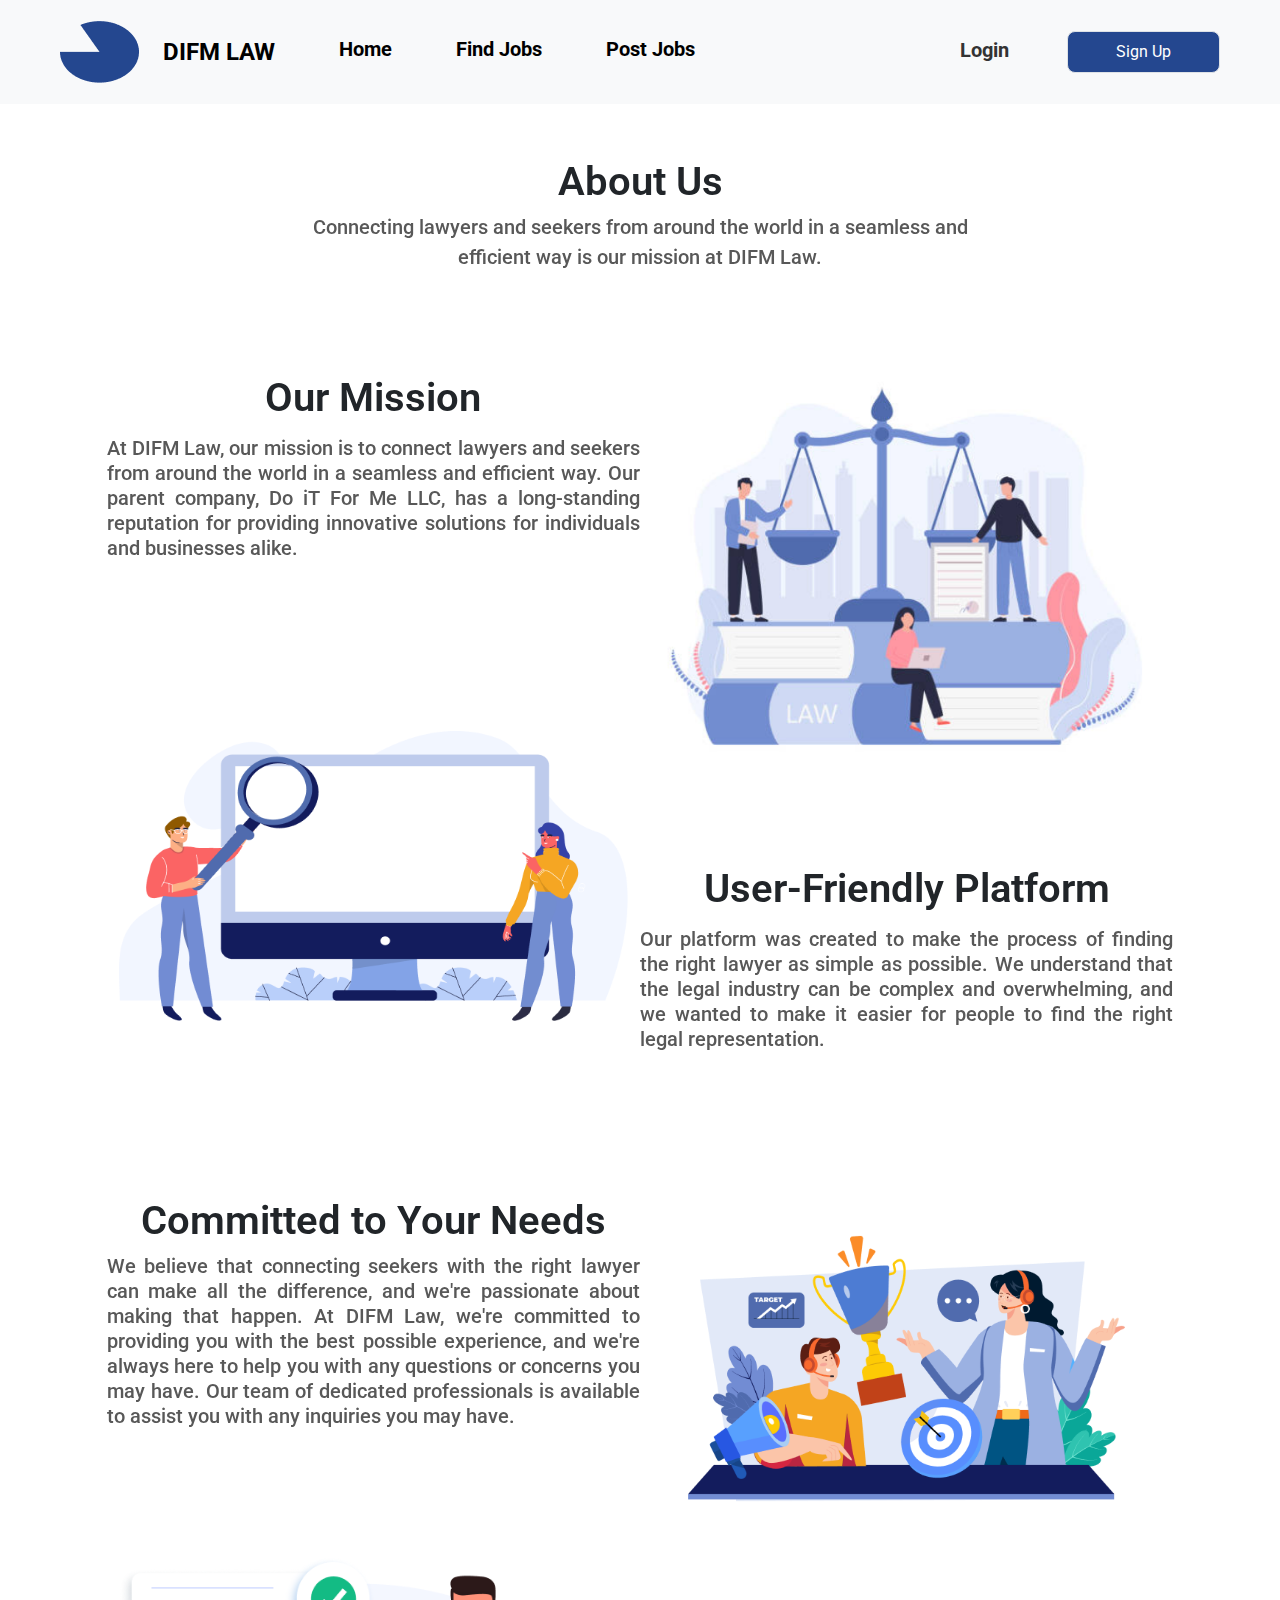
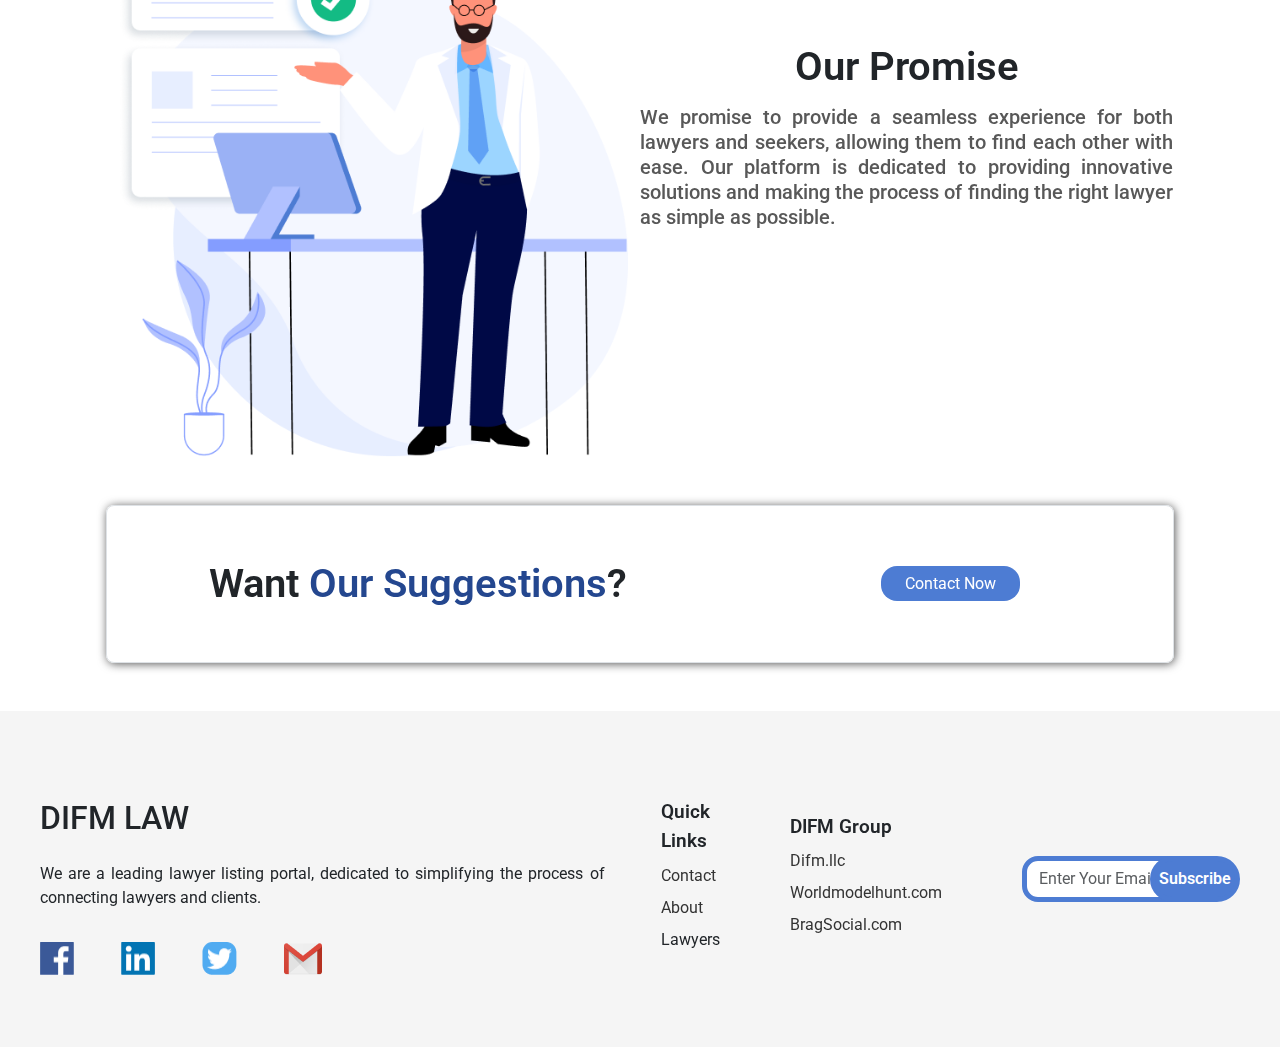
<file: About_Us.html>
<!DOCTYPE html>
<html lang="en">

<head>
    <meta charset="UTF-8">
    <meta name="viewport" content="width=device-width, initial-scale=1.0">
    <title>About us</title>

    <!-- DIFM LAW LOGO  -->
    <link rel="icon" href="Images/Vector.png">

    <!-- Bootstrap CSS file  -->
    <link href="https://cdn.jsdelivr.net/npm/bootstrap@5.3.0/dist/css/bootstrap.min.css" rel="stylesheet">

    <!-- External CSS  -->
    <link rel="stylesheet" href="CSS/Comman-Color-Border.css">
    <link rel="stylesheet" href="CSS/About_US.css">

    <!-- Google Font Link  -->
    <link href="https://fonts.googleapis.com/css2?family=Roboto&display=swap" rel="stylesheet">

    
</head>

<body class="font-roboto selector-for-some-widget">
    
        <!-- Sign in Form -->
        <div class="position-fixed w-100 vh-100 box-shadow-login bg-blur" id="login_hide" onclick="login_hide()">
            <div class="position-absolute top-50 start-50 translate-middle z-index-10 container">
                <div class="w-100 mx-auto" onclick="Login_Page_onclick(event)">
                    <div class="d-flex justify-content-between">
                            <div class="fs-24px px-3 py-3 fw-500 border border-0 bg-color-blue text-color-white" onclick=""
                                id="">Log in</div>
                        <div class="d-flex bg-color-login px-3" onclick="login_hide()">
                            <button class="fs-4 border-0">✖️</button>
                        </div>
                    </div>
                    <form method="" action="" onsubmit="login_hide()" class="w-100 mx-auto py-5 px-5 bg-color-darkwhite" id="login-form">
                        <div class="row justify-content-between" >
                            <div class="col-12 col-lg-5">
                                <label for="" class="form-label  text-black fs-5 fw-400">Email</label>
                                <input type="email" placeholder="enter your email" class="form-control py-3" required>
                            </div>
                            <div class="col-12 col-lg-5">
                                <label for="" class="form-label  text-black fs-5 fw-400">Password</label>
                                <input type="password" placeholder="enter your password" class="form-control py-3" required>
                            </div>
                        </div>
                            <button class="my-5 bg-color-blue border border-0 rounded-500 px-4 py-2 fs-5 text-color-white w-100 text-center" form="login-form" onclick="">Login</button>
                    </form>
                </div>
            </div>
        </div>
    
        <!-- Sign in Form End  -->
    
        <!-- Sign UP FORMS -->
    
        <div class="w-100 vh-100 position-fixed box-shadow-login z-index-10" id="hideover-lay" onclick="signupclose()">    
            <div class="container position-absolute top-50 start-50 translate-middle z-index-10" id="Child"
                onclick="Login_Page_onclick(event)">
                <div class="d-flex justify-content-between">
                    <div class="d-flex justify-content-center">
                        <button class="fs-24px px-3 py-3 fw-500 border border-0 " onclick="lawyersignup()"
                            id="colorwl">Lawyer</button>
                        <button class="fs-24px px-3 py-3 fw-500 border-0" onclick="usersignup()" id="colorbu">User</button>
                    </div>
                    <div class="d-flex bg-color-login px-3" onclick="signupclose()">
                        <button class="fs-4 border-0">✖️</button>
                    </div>
                </div>
                <div class="bg-color-login container py-5 z-index-5">
    
                    <!-- User Sign Up Form -->
                    <form action="" class="" id="showu">
    
                        <div class="row justify-content-center justify-content-lg-around my-lg-5">
                            <div class="col-10 col-lg-4">
                                <input type="text" placeholder="Enter Full Name*"
                                    class="form-control border border-top-0 border-end-0 border-start-0 border-bottom-3 rounded-0 fs-18px py-1 my-2 text-color-grey fw-400 border-secondary-subtle"
                                    onchange="validate_User_Name()" id="User_Name" required>
                                <div class="invalid_User_Name text-color-red">
                                </div>
                            </div>
                            <div class="col-10 col-lg-4">
                                <input type="email" name="" placeholder="Enter your Email*"
                                    class="form-control border border-top-0 border-end-0 border-start-0 border-bottom-3 rounded-0 fs-18px py-1 my-2 text-color-grey fw-400 border-secondary-subtle "
                                    onchange="validate_User_Email()" id="User_Email" required>
                                <div class="invalid_User_Email text-color-red">
                                </div>
                            </div>
                        </div>
                        <div class="row justify-content-center justify-content-lg-around my-lg-5">
                            <div class="col-10 col-lg-4">
                                <input type="text" placeholder="Phone Number*"
                                    class="form-control border border-top-0 border-end-0 border-start-0 border-bottom-3 rounded-0 fs-18px py-1 my-2 text-color-grey fw-400 border-secondary-subtle"
                                    onchange="validate_User_Number()" id="User_Number" required>
                                <div class="invalid_User_Number text-color-red">
                                </div>
                            </div>
                            <div class="col-10 col-lg-4">
                                <input type="text" placeholder="State"
                                    class="form-control border border-top-0 border-end-0 border-start-0 border-bottom-3 rounded-0 fs-18px py-1 my-2 text-color-grey fw-400 border-secondary-subtle"
                                    onchange="validate_User_State()" id="User_State" required>
                                <div class="invalid_User_State text-color-red">
                                </div>
                            </div>
                        </div>
                        <div class="row justify-content-center justify-content-lg-around my-lg-5">
                            <div class="col-10 col-lg-4">
                                <input type="password" placeholder="Enter Password*"
                                    class="form-control border border-top-0 border-end-0 border-start-0 border-bottom-3 rounded-0 fs-18px py-1 my-2 text-color-grey fw-400 border-secondary-subtle"
                                    onchange="validate_User_Password()" id="User_Password" required>
                                <div class="invalid_User_Password text-color-red">
                                </div>
                            </div>
                            <div class="col-10 col-lg-4">
                                <input type="password" placeholder="Confirm Password*"
                                    class="form-control border border-top-0 border-end-0 border-start-0 border-bottom-3 rounded-0 fs-18px py-1 my-2 text-color-grey fw-400 border-secondary-subtle"
                                    onchange="Confirm_User_Password()" id="User_CPassword" required>
                                <div class="invalid_User_CPassword text-color-red">
                                </div>
                            </div>
                        </div>
                        <div class="d-flex justify-content-center align-items-baseline mt-3 mt-lg-5 ">
                            <button type="submit"
                                class="bg-color-blue text-color-white px-2 py-2 mx-auto fs-16px fw-600 border border-0 rounded-500"
                                onclick="Alert_Msg_User()" id="Register_ButtonU">Register
                                Now</button>
                        </div>
    
                    </form>
                    <!-- Lawyer Sign up From  -->
                    <form action="" class="" id="hiddenl">
                        <div class="row justify-content-center justify-content-lg-around my-lg-5">
                            <div class="col-10 col-lg-4">
                                <input type="text" placeholder="Enter Full Name*"
                                    class="form-control mb-3 border border-top-0 border-end-0 border-start-0 border-bottom-3 rounded-0 fs-18px py-1 my-1 text-color-grey fw-400 border-secondary-subtle User_Name"
                                    onchange="validate_Lawyer_Name()" id="Lawyer_Name" required value>
                                <div class="invalid_Lawyer_Name text-color-red">
                                </div>
                            </div>
                            <div class="col-10 col-lg-4">
                                <input type="email" name="" placeholder="Enter your Email*"
                                    class="form-control mb-3 border border-top-0 border-end-0 border-start-0 border-bottom-3 rounded-0 fs-18px py-1 my-1 text-color-grey fw-400 border-secondary-subtle User_Email"
                                    onchange="validate_Lawyer_Email()" id="Lawyer_Email" required value>
                                <div class="invalid_Lawyer_Email text-color-red">
                                </div>
                            </div>
                        </div>
                        <div class="row justify-content-center justify-content-lg-around my-lg-5">
                            <div class="col-10 col-lg-4">
                                <input type="text" placeholder="Phone Number*"
                                    class="form-control mb-3 border border-top-0 border-end-0 border-start-0 border-bottom-3 rounded-0 fs-18px py-1 my-1 text-color-grey fw-400 border-secondary-subtle"
                                    onchange="validate_Lawyer_Number()" id="Lawyer_Number" required>
                                <div class="invalid_Lawyer_Number text-color-red">
                                </div>
                            </div>
                            <div class="col-10 col-lg-4">
                                <input type="text" placeholder="Experience"
                                    class="form-control mb-3 border border-top-0 border-end-0 border-start-0 border-bottom-3 rounded-0 fs-18px py-1 my-1 text-color-grey fw-400 border-secondary-subtle"
                                    onchange="validate_Lawyer_Exper()" id="Lawyer_Exper" required>
                                <div class="invalid_Lawyer_Exper text-color-red">
                                </div>
                            </div>
                        </div>
                        <div class="row justify-content-center justify-content-lg-around my-lg-5">
                            <div class="col-10 col-lg-4">
                                <input type="text" placeholder="Specialization"
                                    class="form-control mb-3 border border-top-0 border-end-0 border-start-0 border-bottom-3 rounded-0 fs-18px py-1 my-1 text-color-grey fw-400 border-secondary-subtle" required>
                            </div>
                            <div class="col-10 col-lg-4">
                                <input type="text" placeholder="Enter or Choose Location"
                                    class="form-control mb-3 border border-top-0 border-end-0 border-start-0 border-bottom-3 rounded-0 fs-18px py-1 my-1 text-color-grey fw-400 border-secondary-subtle" required>
                            </div>
                        </div>
                        <div class="row justify-content-center justify-content-lg-around my-lg-5">
                            <div class="col-10 col-lg-4">
                                <input type="password" placeholder="Enter Password*"
                                    class="form-control mb-3 border border-top-0 border-end-0 border-start-0 border-bottom-3 rounded-0 fs-18px py-1 my-1 text-color-grey fw-400 border-secondary-subtle"
                                    onchange="validate_Lawyer_Password()" id="Lawyer_Password" required>
                                <div class="invalid_Lawyer_Password text-color-red">
                                </div>
                            </div>
                            <div class="col-10 col-lg-4">
                                <input type="password" placeholder="Confirm Password*"
                                    class="form-control mb-3 border border-top-0 border-end-0 border-start-0 border-bottom-3 rounded-0 fs-18px py-1 my-1 text-color-grey fw-400 border-secondary-subtle"
                                    onchange="Confirm_Lawyer_Password()" id="Lawyer_CPassword" required>
                                <div class="invalid_Lawyer_CPassword text-color-red">
                                </div>
                            </div>
                        </div>
                        <div class="d-flex justify-content-center align-items-baseline mt-3 mt-lg-5 ">
                            <button type="submit"
                                class="bg-color-blue text-color-white px-2 py-2 mx-auto fs-16px fw-600 border border-0 rounded-500"
                                onclick="Alert_Msg_Lawyer()" id="Register_ButtonL">Register
                                Now</button>
                        </div>
    
    
                    </form>
                </div>
            </div>
    
        </div>
        <!-- sign UP form End  -->
    
    <!-- Navbar -->
    <nav class="sticky-top navbar navbar-expand-lg navbar-light bg-light z-index-9">
        <div class="container-fluid mx-5 my-2">
            <a class="navbar-brand" href="#"><img src="Images/Vector.png" alt=""></a>

            <button class="navbar-toggler button-1" type="button" data-bs-toggle="collapse"
                data-bs-target="#navbarSupportedContent" aria-controls="navbarSupportedContent" aria-expanded="false"
                aria-label="Toggle navigation">
                <span class="navbar-toggler-icon fs-3"></span>
            </button>
            <div class="collapse navbar-collapse its" id="navbarSupportedContent">
                <ul class="navbar-nav me-auto mb-2 mb-lg-0">
                    <li class="nav-item">
                        <a class="nav-link active fs-4 fw-bold me-md-5 textcolor" aria-current="page" href="#" onclick="navbar_closed()">DIFM
                            LAW</a>
                    </li>
                    <li class="nav-item">
                        <a class="nav-link fs-5 textcolor fw-bold active me-md-5" href="index.html"
                            aria-current="page" onclick="navbar_closed()">Home</a>
                    </li>
                    <li class="nav-item">
                        <a class="nav-link fs-5 textcolor fw-bold active me-md-5" href="#" aria-expanded="false" onclick="navbar_closed()">
                            Find Jobs
                        </a>
                    </li>
                    <li class="nav-item">
                        <a class="nav-link fs-5 textcolor fw-bold active me-md-5" href="#" tabindex="-1"
                            aria-disabled="true" onclick="navbar_closed()">Post Jobs</a>
                    </li>
                </ul>
                <div class="dropdown">
                    <button
                        class="d-block fw-bold fontcolor mb-3 mb-lg-0 d-lg-inline me-lg-5 fs-5 textcolor border border-0 bg-light" onclick="navbar_closed(); login()">Login</button>
                    <button class="bg-color-blue px-5 py-2 border rounded-3 text-color-white fw-normal px-4"
                        id="nameborder" type="button" id="" aria-expanded="false" onclick="navbar_closed(); signuphover()">
                        Sign Up
                    </button>
                    <ul class="dropdown-menu" aria-labelledby="dropdownMenuButton1">
                        <li><a class="dropdown-item" href="#">Profile</a></li>
                        <li><a class="dropdown-item" href="#">Help</a></li>
                        <li><a class="dropdown-item" href="#">Log Out</a></li>
                    </ul>
                </div>
            </div>
        </div>
    </nav>

    <!-- About us Header -->

    <div class="">
        <div class="container-fluid">
            <div class="row my-5 justify-content-center align-items-center">
                <div class="col-7  fs-1 fw-600 text-center">
                    About Us
                </div>
                <div class="col-7 text-center fs-5 fw-500 text-color-grey text-justify">
                    Connecting lawyers and seekers from around the world in a seamless and efficient way is our mission
                    at
                    DIFM Law.
                </div>
            </div>
        </div>


        <!-- Mid Container -->

        <div class="container-fluid">
            <div class="row justify-content-around">

                <!-- Our Mission -->
                <div class="row justify-content-center px-0 my-5">
                    <div class="col-10 col-lg-5">
                        <div class="row fs-1 fw-600 justify-content-center mb-2">
                            Our Mission
                        </div>
                        <div class="row fs-5 fw-500 text-color-grey mb-lg-5 lh-sm text-justify">
                            At DIFM Law, our mission is to connect lawyers and seekers from around the world in a
                            seamless
                            and efficient way. Our parent company, Do iT For Me LLC, has a long-standing reputation for
                            providing innovative solutions for individuals and businesses alike.
                        </div>
                    </div>
                    <div class="col-10 col-lg-5 z-index-5">
                        <img src="Images/image 36.png" alt="" class="img-fluid mx-auto d-block">
                    </div>
                </div>

                <!-- User-Friendly Platform -->
                <div class="row justify-content-center px-0 my-5">
                    <div class="col-10 col-lg-5 order-2 z-index-5 margin">
                        <img src="Images/img_illustration-SEO-Friendly.png" alt=""
                            class="img-fluid mt-5 mt-lg-0 pt-5 pt-lg-0">
                    </div>
                    <div class="col-10 col-lg-5 order-lg-2 pb-5 pt-lg-0">
                        <div class="row fs-1 fw-600 justify-content-center mb-2">
                            User-Friendly Platform
                        </div>
                        <div class="row fs-5 fw-500 text-color-grey lh-sm text-justify">
                            Our platform was created to make the process of finding the right lawyer as simple as
                            possible.
                            We understand that the legal industry can be complex and overwhelming, and we wanted to make
                            it easier for people to find the right legal representation.
                        </div>
                    </div>
                </div>

                <!-- Committed to Your Needs -->
                <div class="row justify-content-center px-0 my-5">
                    <div class="col-10 col-lg-5 pt-5">
                        <div class="row fs-1 fw-600 justify-content-center mb-2 text-center lh-sm margin-text">Committed
                            to
                            Your Needs</div>
                        <div class="row fs-5 fw-500 text-color-grey lh-sm text-justify">
                            We believe that connecting seekers with the right lawyer can make all the difference, and
                            we're
                            passionate about making that happen. At DIFM Law, we're committed to providing you with the
                            best
                            possible experience, and we're always here to help you with any questions or concerns you
                            may
                            have.
                            Our team of dedicated professionals is available to assist you with any inquiries you may
                            have.
                        </div>
                    </div>
                    <div class="col-10 col-lg-5">
                        <img src="Images/VNU_M733_4 1.png" alt="" class="img-fluid mx-auto d-block">
                    </div>
                </div>
                <!-- Our Promise -->
                <div class="row justify-content-center px-0 my-5">
                    <div class="col-10 col-lg-5 order-2 margin2">
                        <img src="Images/Group.png" alt="" class="img-fluid mx-auto d-block mt-5 mt-lg-0 pt-5 pt-lg-0">
                    </div>
                    <div class="col-10 col-lg-5 order-lg-2">
                        <div class="row fs-1 fw-600 justify-content-center mb-2">
                            Our Promise
                        </div>
                        <div class="row fs-5 fw-500 text-color-grey lh-sm text-justify">
                            We promise to provide a seamless experience for both lawyers and seekers, allowing them to
                            find
                            each
                            other with ease. Our platform is dedicated to providing innovative solutions and making the
                            process
                            of finding the right lawyer as simple as possible.
                        </div>
                    </div>
                </div>
            </div>
        </div>
        
        <div class="container-fluid mb-5">
            <div
                class="row justify-content-center justify-content-md-between align-items-center w-85 mx-auto box-shadow py-5 border rounded-3">
                <div class="col-10 col-md-7 fs-1 fw-600 text-center">
                    Want <span class="text-color-blue">Our Suggestions</span>?
                </div>
                <div class="col-10 col-md-4 mt-4 mt-md-0 mx-auto text-center">
                    <a href="Contact-Us.html"
                        class="text-decoration-none bg-color-lightblue border-lightblue text-color-white px-4 py-2 rounded-500">Contact
                        Now</a>
                </div>
            </div>
        </div>


        <!-- Footer Section -->
        <div class="container-fluid mt-5 px-0 bg-color-darkwhite">
            <div class="d-lg-flex justify-content-lg-between align-items-lg-center flex-nowrap py-5">
                <div class="my-4 mx-3 px-4">
                    <h2 class="py-3">DIFM LAW</h2>
                    <div>
                        <p class="text-break text-justify pb-3">
                            We are a leading lawyer listing portal, dedicated to simplifying the process of connecting
                            lawyers and clients.
                        </p>
                    </div>
                    <div class="d-flex justify-content-between w-50">
                        <img src="Images/image 32.png" alt="" class="img-fluid">
                        <img src="Images/image 31.png" alt="" class="img-fluid">
                        <img src="Images/image 33.png" alt="" class="img-fluid">
                        <img src="Images/image 34.png" alt="" class="img-fluid">
                    </div>
                </div>

                <!-- Display for large and Xl Display -->

                <div class="my-4 mx-3 d-none d-lg-block ">
                    <ul class="list-unstyled">
                        <li class="fs-2em fw-600 my-2">Quick Links</li>
                        <li class="fs-1em fw-400 my-2"><a href="Contact-Us.html" class="text-decoration-none textcolor">Contact</a></li>
                        <li class="fs-1em fw-400 my-2"><a href="About_Us.html" class="text-decoration-none textcolor">About</a></li>
                        <li class="fs-1em fw-400 my-2">Lawyers</li>
                    </ul>
                </div>
        
                <!-- Display for large and Xl Display -->
        
                <div class="my-4 mx-3 d-none d-lg-block px-4">
                    <ul class="list-unstyled">
                        <li class="fs-2em fw-600 my-2">DIFM Group</li>
                        <li class="fs-1em fw-400 my-2"><a href="https://difm.llc/" class="text-decoration-none textcolor">Difm.llc</a></li>
                        <li class="fs-1em fw-400 my-2"><a href="https://www.worldmodelhunt.com/" class="text-decoration-none textcolor">Worldmodelhunt.com</a></li>
                        <li class="fs-1em fw-400 my-2"><a href="https://bragsocial.com/" class="text-decoration-none textcolor">BragSocial.com</a></li>
                    </ul>
                </div>
        
                <!-- Display for medium and small Display -->
        
                <div class="d-flex mx-3 justify-content-between d-lg-none d-xl-none d-xxl-none">
                    <div class="my-4 mx-3">
                        <ul class="list-unstyled">
                            <li class="fs-2em fw-600">Quick Links</li>
                            <li class="fs-1em fw-400"><a href="Contact-Us.html" class="text-decoration-none textcolor">Contact</a></li>
                            <li class="fs-1em fw-400"><a href="About_Us.html" class="text-decoration-none textcolor">About</a></li>
                            <li class="fs-1em fw-400">Lawyers</li>
                        </ul>
                    </div>
                    <div class="my-4 mx-3">
                        <ul class="list-unstyled">
                            <li class="fs-2em fw-600">DIFM Group</li>
                            <li class="fs-1em fw-400"><a href="https://difm.llc/" class="text-decoration-none textcolor">Difm.llc</a></li>
                            <li class="fs-1em fw-400"><a href="https://www.worldmodelhunt.com/" class="text-decoration-none textcolor">Worldmodelhunt.com</a></li>
                            <li class="fs-1em fw-400"><a href="https://bragsocial.com/" class="text-decoration-none textcolor">BragSocial.com</a></li>
                        </ul>
                    </div>
        
                </div>

                <div class="my-4 mx-3 px-4">
                    <div class="input-group">
                        <input type="email" class="form-control Subscribe-Border rounded-500"
                            placeholder="Enter Your Email" aria-label="Recipient's username"
                            aria-describedby="basic-addon2" id="Subscribe_input">
                        <button
                            class="input-group-text bg-color-lightblue text-color-white Subscribe-Border z-index-5 margin-over-footer fw-600 Subscribe-Left-Round px-lg-1"
                             value="Subscribe" onclick="Subscribed(value)">Subscribe</button>
                            </div>
                            <p class="d-none text-success ms-3 mt-3" id="Subscribe"></p>
                    
                </div>
            </div>
        </div>
    </div>
    <!-- Login Form JS  -->
    <script src="js/Login.js"> </script>
    <script src="https://cdn.jsdelivr.net/npm/bootstrap@5.3.0/dist/js/bootstrap.bundle.min.js"></script>
</body>

</html>
</file>
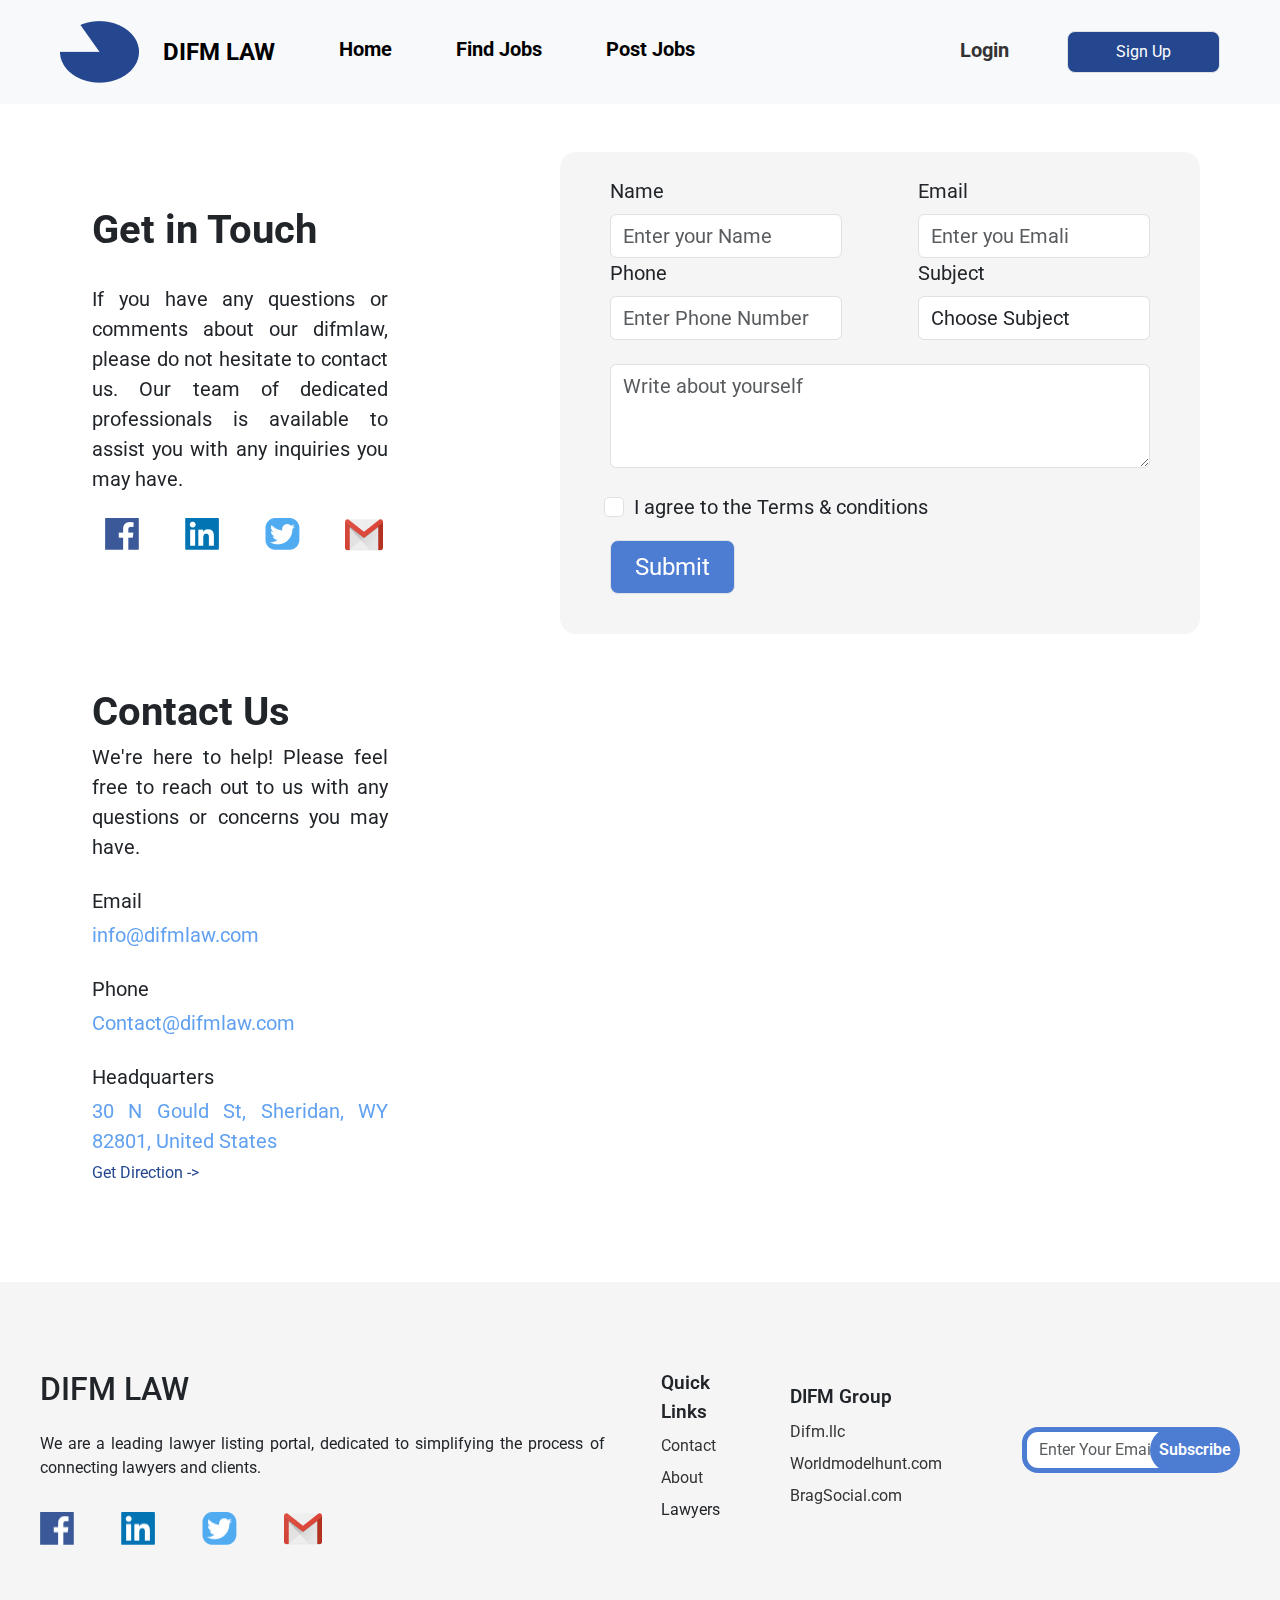
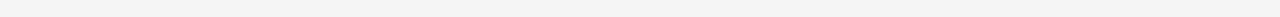
<file: Contact-Us.html>
<!DOCTYPE html>
<html lang="en">

<head>
    <meta charset="UTF-8">
    <meta name="viewport" content="width=device-width, initial-scale=1.0">
    <title>Contact Us</title>
    <link rel="icon" href="Images/Vector.png">
    <!-- bootstrap CSS Link -->
    <link href="https://cdn.jsdelivr.net/npm/bootstrap@5.3.0/dist/css/bootstrap.min.css" rel="stylesheet">

    <!-- External CSS  -->
    <!-- <link rel="stylesheet" href="CSS/Contact-UsCSS.css"> -->
    <link rel="stylesheet" href="CSS/Comman-Color-Border.css">

    <!-- Font Roboto -->
    <link href="https://fonts.googleapis.com/css2?family=Roboto&display=swap" rel="stylesheet">
</head>

<body class="font-roboto selector-for-some-widget">
    <!-- Sign in Form -->
    <div class="position-fixed w-100 vh-100 box-shadow-login bg-blur" id="login_hide" onclick="login_hide()">
        <div class="position-absolute top-50 start-50 translate-middle z-index-10 container">
            <div class="w-100 mx-auto" onclick="Login_Page_onclick(event)">
                <div class="d-flex justify-content-between">
                    <button class="fs-24px px-3 py-3 fw-500 border border-0 bg-color-blue text-color-white" onclick=""
                        id="">Log in</button>
                    <div class="d-flex bg-color-login px-3" onclick="login_hide()">
                        <button class="fs-4 border-0">✖️</button>
                    </div>
                </div>
                <form action="" class="w-100 mx-auto py-5 px-5 bg-color-darkwhite">
                    <div class="row justify-content-between">
                        <div class="col-12 col-lg-5">
                            <label for="" class="form-label  text-black fs-5 fw-400">Email</label>
                            <input type="email" placeholder="enter your email" class="form-control py-3">
                        </div>
                        <div class="col-12 col-lg-5">
                            <label for="" class="form-label  text-black fs-5 fw-400">Password</label>
                            <input type="password" placeholder="enter your password" class="form-control py-3">
                        </div>
                    </div>
                    <button
                        class="my-5 bg-color-blue border border-0 rounded-500 px-4 py-2 fs-5 text-color-white w-100 text-center">Login</button>
                </form>
            </div>
        </div>
    </div>

    <!-- Sign in Form End  -->

    <!-- Sign UP FORMS -->

    <div class="w-100 vh-100 position-fixed box-shadow-login z-index-10" id="hideover-lay" onclick="signupclose()">
        <div class="container position-absolute top-50 start-50 translate-middle z-index-10" id="Child"
            onclick="Login_Page_onclick(event)">
            <div class="d-flex justify-content-between">
                <div class="d-flex justify-content-center">
                    <button class="fs-24px px-3 py-3 fw-500 border border-0 " onclick="lawyersignup()"
                        id="colorwl">Lawyer</button>
                    <button class="fs-24px px-3 py-3 fw-500 border-0" onclick="usersignup()" id="colorbu">User</button>
                </div>
                <div class="d-flex bg-color-login px-3" onclick="signupclose()">
                    <button class="fs-4 border-0">✖️</button>
                </div>
            </div>
            <div class="bg-color-login container py-5 z-index-5">

                <!-- User Sign Up Form -->
                <form action="" class="" id="showu">

                    <div class="row justify-content-center justify-content-lg-around my-lg-5">
                        <div class="col-10 col-lg-4">
                            <input type="text" placeholder="Enter Full Name*"
                                class="form-control border border-top-0 border-end-0 border-start-0 border-bottom-3 rounded-0 fs-18px py-1 my-2 text-color-grey fw-400 border-secondary-subtle"
                                onchange="validate_User_Name()" id="User_Name" required>
                            <div class="invalid_User_Name text-color-red">
                            </div>
                        </div>
                        <div class="col-10 col-lg-4">
                            <input type="email" name="" placeholder="Enter your Email*"
                                class="form-control border border-top-0 border-end-0 border-start-0 border-bottom-3 rounded-0 fs-18px py-1 my-2 text-color-grey fw-400 border-secondary-subtle "
                                onchange="validate_User_Email()" id="User_Email" required>
                            <div class="invalid_User_Email text-color-red">
                            </div>
                        </div>
                    </div>
                    <div class="row justify-content-center justify-content-lg-around my-lg-5">
                        <div class="col-10 col-lg-4">
                            <input type="text" placeholder="Phone Number*"
                                class="form-control border border-top-0 border-end-0 border-start-0 border-bottom-3 rounded-0 fs-18px py-1 my-2 text-color-grey fw-400 border-secondary-subtle"
                                onchange="validate_User_Number()" id="User_Number" required>
                            <div class="invalid_User_Number text-color-red">
                            </div>
                        </div>
                        <div class="col-10 col-lg-4">
                            <input type="text" placeholder="State"
                                class="form-control border border-top-0 border-end-0 border-start-0 border-bottom-3 rounded-0 fs-18px py-1 my-2 text-color-grey fw-400 border-secondary-subtle"
                                onchange="validate_User_State()" id="User_State" required>
                            <div class="invalid_User_State text-color-red">
                            </div>
                        </div>
                    </div>
                    <div class="row justify-content-center justify-content-lg-around my-lg-5">
                        <div class="col-10 col-lg-4">
                            <input type="password" placeholder="Enter Password*"
                                class="form-control border border-top-0 border-end-0 border-start-0 border-bottom-3 rounded-0 fs-18px py-1 my-2 text-color-grey fw-400 border-secondary-subtle"
                                onchange="validate_User_Password()" id="User_Password" required>
                            <div class="invalid_User_Password text-color-red">
                            </div>
                        </div>
                        <div class="col-10 col-lg-4">
                            <input type="password" placeholder="Confirm Password*"
                                class="form-control border border-top-0 border-end-0 border-start-0 border-bottom-3 rounded-0 fs-18px py-1 my-2 text-color-grey fw-400 border-secondary-subtle"
                                onchange="Confirm_User_Password()" id="User_CPassword" required>
                            <div class="invalid_User_CPassword text-color-red">
                            </div>
                        </div>
                    </div>
                    <div class="d-flex justify-content-center align-items-baseline mt-3 mt-lg-5 ">
                        <button type="submit"
                            class="bg-color-blue text-color-white px-2 py-2 mx-auto fs-16px fw-600 border border-0 rounded-500"
                            onclick="Alert_Msg_User()" id="Register_ButtonU">Register
                            Now</button>
                    </div>

                </form>
                <!-- Lawyer Sign up From  -->
                <form action="" class="" id="hiddenl">
                    <div class="row justify-content-center justify-content-lg-around my-lg-5">
                        <div class="col-10 col-lg-4">
                            <input type="text" placeholder="Enter Full Name*"
                                class="form-control mb-3 border border-top-0 border-end-0 border-start-0 border-bottom-3 rounded-0 fs-18px py-1 my-1 text-color-grey fw-400 border-secondary-subtle User_Name"
                                onchange="validate_Lawyer_Name()" id="Lawyer_Name" required value>
                            <div class="invalid_Lawyer_Name text-color-red">
                            </div>
                        </div>
                        <div class="col-10 col-lg-4">
                            <input type="email" name="" placeholder="Enter your Email*"
                                class="form-control mb-3 border border-top-0 border-end-0 border-start-0 border-bottom-3 rounded-0 fs-18px py-1 my-1 text-color-grey fw-400 border-secondary-subtle User_Email"
                                onchange="validate_Lawyer_Email()" id="Lawyer_Email" required value>
                            <div class="invalid_Lawyer_Email text-color-red">
                            </div>
                        </div>
                    </div>
                    <div class="row justify-content-center justify-content-lg-around my-lg-5">
                        <div class="col-10 col-lg-4">
                            <input type="text" placeholder="Phone Number*"
                                class="form-control mb-3 border border-top-0 border-end-0 border-start-0 border-bottom-3 rounded-0 fs-18px py-1 my-1 text-color-grey fw-400 border-secondary-subtle"
                                onchange="validate_Lawyer_Number()" id="Lawyer_Number" required>
                            <div class="invalid_Lawyer_Number text-color-red">
                            </div>
                        </div>
                        <div class="col-10 col-lg-4">
                            <input type="text" placeholder="Experience"
                                class="form-control mb-3 border border-top-0 border-end-0 border-start-0 border-bottom-3 rounded-0 fs-18px py-1 my-1 text-color-grey fw-400 border-secondary-subtle"
                                onchange="validate_Lawyer_Exper()" id="Lawyer_Exper" required>
                            <div class="invalid_Lawyer_Exper text-color-red">
                            </div>
                        </div>
                    </div>
                    <div class="row justify-content-center justify-content-lg-around my-lg-5">
                        <div class="col-10 col-lg-4">
                            <input type="text" placeholder="Specialization"
                                class="form-control mb-3 border border-top-0 border-end-0 border-start-0 border-bottom-3 rounded-0 fs-18px py-1 my-1 text-color-grey fw-400 border-secondary-subtle"
                                required>
                        </div>
                        <div class="col-10 col-lg-4">
                            <input type="text" placeholder="Enter or Choose Location"
                                class="form-control mb-3 border border-top-0 border-end-0 border-start-0 border-bottom-3 rounded-0 fs-18px py-1 my-1 text-color-grey fw-400 border-secondary-subtle"
                                required>
                        </div>
                    </div>
                    <div class="row justify-content-center justify-content-lg-around my-lg-5">
                        <div class="col-10 col-lg-4">
                            <input type="password" placeholder="Enter Password*"
                                class="form-control mb-3 border border-top-0 border-end-0 border-start-0 border-bottom-3 rounded-0 fs-18px py-1 my-1 text-color-grey fw-400 border-secondary-subtle"
                                onchange="validate_Lawyer_Password()" id="Lawyer_Password" required>
                            <div class="invalid_Lawyer_Password text-color-red">
                            </div>
                        </div>
                        <div class="col-10 col-lg-4">
                            <input type="password" placeholder="Confirm Password*"
                                class="form-control mb-3 border border-top-0 border-end-0 border-start-0 border-bottom-3 rounded-0 fs-18px py-1 my-1 text-color-grey fw-400 border-secondary-subtle"
                                onchange="Confirm_Lawyer_Password()" id="Lawyer_CPassword" required>
                            <div class="invalid_Lawyer_CPassword text-color-red">
                            </div>
                        </div>
                    </div>
                    <div class="d-flex justify-content-center align-items-baseline mt-3 mt-lg-5 ">
                        <button type="submit"
                            class="bg-color-blue text-color-white px-2 py-2 mx-auto fs-16px fw-600 border border-0 rounded-500"
                            onclick="Alert_Msg_Lawyer()" id="Register_ButtonL">Register
                            Now</button>
                    </div>


                </form>
            </div>
        </div>

    </div>
    <!-- sign UP form End  -->

    <!-- Navbar -->
    <nav class="sticky-top navbar navbar-expand-lg navbar-light bg-light z-index-9">
        <div class="container-fluid mx-5 my-2">
            <a class="navbar-brand" href="#"><img src="Images/Vector.png" alt=""></a>

            <button class="navbar-toggler button-1" type="button" data-bs-toggle="collapse"
                data-bs-target="#navbarSupportedContent" aria-controls="navbarSupportedContent" aria-expanded="false"
                aria-label="Toggle navigation">
                <span class="navbar-toggler-icon fs-3"></span>
            </button>
            <div class="collapse navbar-collapse its" id="navbarSupportedContent">
                <ul class="navbar-nav me-auto mb-2 mb-lg-0">
                    <li class="nav-item">
                        <a class="nav-link active fs-4 fw-bold me-md-5 textcolor" aria-current="page" href="#"
                            onclick="navbar_closed()">DIFM
                            LAW</a>
                    </li>
                    <li class="nav-item">
                        <a class="nav-link fs-5 textcolor fw-bold active me-md-5" href="index.html" aria-current="page"
                            onclick="navbar_closed()">Home</a>
                    </li>
                    <li class="nav-item">
                        <a class="nav-link fs-5 textcolor fw-bold active me-md-5" href="#" aria-expanded="false"
                            onclick="navbar_closed()">
                            Find Jobs
                        </a>
                    </li>
                    <li class="nav-item">
                        <a class="nav-link fs-5 textcolor fw-bold active me-md-5" href="#" tabindex="-1"
                            aria-disabled="true" onclick="navbar_closed()">Post Jobs</a>
                    </li>
                </ul>
                <div class="dropdown">
                    <button
                        class="d-block fw-bold fontcolor mb-3 mb-lg-0 d-lg-inline me-lg-5 fs-5 textcolor border border-0 bg-light"
                        onclick="navbar_closed(); login()">Login</button>
                    <button class="bg-color-blue px-5 py-2 border rounded-3 text-color-white fw-normal px-4"
                        id="nameborder" type="button" id="" aria-expanded="false"
                        onclick="navbar_closed(); signuphover()">
                        Sign Up
                    </button>
                    <ul class="dropdown-menu" aria-labelledby="dropdownMenuButton1">
                        <li><a class="dropdown-item" href="#">Profile</a></li>
                        <li><a class="dropdown-item" href="#">Help</a></li>
                        <li><a class="dropdown-item" href="#">Log Out</a></li>
                    </ul>
                </div>
            </div>
        </div>
    </nav>
    <!-- Get In Touch Row Containing form-->
    <div class="container-fluid my-5">
        <div class="row justify-content-around">
            <!-- Get In touch Column -->
            <div class="col-xl-3 col-10 py-5 text-justify">
                <div class="fs-1 fw-bold ">Get in Touch</div>
                <p class="fs-5 my-4">
                    If you have any questions or comments about our difmlaw, please do not hesitate to contact us. Our
                    team of dedicated professionals is available to assist you with any inquiries you may have.
                </p>
                <div class="Container row justify-content-around">
                    <div class="col-2">
                        <img src="Images/image 32.png" alt="">
                    </div>
                    <div class="col-2">
                        <img src="Images/image 31.png" alt="">
                    </div>
                    <div class="col-2">
                        <img src="Images/image 33.png" alt="">
                    </div>
                    <div class="col-2">
                        <img src="Images/image 34.png" alt="">
                    </div>
                </div>
            </div>
            <!-- form Column -->

            <div class="col-xl-6 col-10 bg-color-darkwhite border-lightblue rounded-500">
                <form action="#" class="py-4 container-fluid">
                    <div class="row row-cols-2 justify-content-around">
                        <div class="col-12 col-md-5 col-sm-11">
                            <label for="" class="form-label fs-5">Name</label>
                            <input type="text" class="form-control fs-5"
                                aria-describedby="emailHelp" placeholder="Enter your Name">
                        </div>
                        <div class="col-12 col-md-5 col-sm-11">
                            <label for="" class="form-label fs-5">Email</label>
                            <input type="email" class="form-control fs-5"
                                aria-describedby="emailHelp" placeholder="Enter you Emali">
                        </div>
                        <div class="col-12 col-md-5 col-sm-11">
                            <label for="" class="form-label fs-5">Phone</label>
                            <input type="number" class="form-control fs-5"
                                aria-describedby="emailHelp" placeholder="Enter Phone Number">
                        </div>
                        <div class="col-12 col-md-5 col-sm-11">
                            <label for="" class="form-label fs-5">Subject</label>
                            <select name="" class="form-control fs-5" placeholder="Choose Subject">
                                <option value="">Choose Subject</option>
                                <option value=""></option>
                                <option value=""></option>
                                <option value=""></option>
                            </select>
                        </div>
                        <div class="col-12 col-sm-11 py-4">

                            <textarea class="form-control fs-5" id="exampleFormControlTextarea1" rows="3"
                                placeholder="Write about yourself"></textarea>
                        </div>
                        <div class="col-12 col-sm-11">
                            <div class="form-check">
                                <input class="form-check-input fs-5" type="checkbox" value="" id="flexCheckDefault">
                                <label class="form-check-label fs-5" for="flexCheckDefault">
                                    I agree to the Terms & conditions
                                </label>
                            </div>
                        </div>
                        <div class="col-11">
                            <button type="submit"
                                class="border rounded-3 bg-color-lightblue text-color-white fs-4 py-2 px-4 my-3">Submit</button>
                        </div>
                    </div>


                </form>
            </div>
        </div>

    </div>

    <!-- Contact us and Location Row -->
    <div class="container-fluid my-5">
        <div class="row justify-content-around">
            <!-- Contact Us Section Column -->
            <div class="col-xl-3 col-10 mb-5 text-justify">
                <div class="fs-1 fw-bold">
                    Contact Us
                </div>
                <p class="fs-5 mb-4">
                    We're here to help! Please feel free to reach out to us with any questions or concerns you may have.
                </p>
                <div class="fs-5 mb-4">
                    <div class="mb-1">Email</div>
                    <a href="#" class="mt-5 text-decoration-none text-color-skyblue">info@difmlaw.com</a>
                </div>
                <div class="fs-5 mb-4">
                    <div class="mb-1">Phone</div>
                    <a href="#" class="mt-5 text-decoration-none text-color-skyblue">Contact@difmlaw.com</a>
                </div>
                <div class="fs-5">
                    <div class="mb-1">Headquarters</div>
                    <a href="#" class="fw-400 text-decoration-none text-color-skyblue">
                        30 N Gould St, Sheridan, WY 82801, United States
                    </a><br>
                    <a href="#" class="fs-6 fw-400 text-decoration-none text-color-darkblue">
                        Get Direction ->
                    </a>
                </div>
            </div>

            <!-- Loaction Column -->
            <div class="col-xl-6 col-10">
                <iframe
                    src="https://www.google.com/maps/embed?pb=!1m18!1m12!1m3!1d56516.3171361512!2d85.28493323176181!3d27.708954252270168!2m3!1f0!2f0!3f0!3m2!1i1024!2i768!4f13.1!3m3!1m2!1s0x39eb198a307baabf%3A0xb5137c1bf18db1ea!2sKathmandu%2044600%2C%20Nepal!5e0!3m2!1sen!2sin!4v1687503433817!5m2!1sen!2sin"
                    width="100%" height="450" style="border:0;" allowfullscreen="" loading="lazy"
                    referrerpolicy="no-referrer-when-downgrade"></iframe>
            </div>
        </div>
    </div>
    <div class="container"></div>
    <!-- Footer -->
    <div class="container-fluid mt-5 px-0 bg-color-darkwhite">
        <div class="d-lg-flex justify-content-lg-between align-items-lg-center flex-nowrap py-5">
            <div class="my-4 mx-3 px-4">
                <h2 class="py-3">DIFM LAW</h2>
                <div>
                    <p class="text-break text-justify pb-3">
                        We are a leading lawyer listing portal, dedicated to simplifying the process of connecting
                        lawyers and clients.
                    </p>
                </div>
                <div class="d-flex justify-content-between w-50">
                    <img src="Images/image 32.png" alt="" class="img-fluid">
                    <img src="Images/image 31.png" alt="" class="img-fluid">
                    <img src="Images/image 33.png" alt="" class="img-fluid">
                    <img src="Images/image 34.png" alt="" class="img-fluid">
                </div>
            </div>

            <!-- Display for large and Xl Display -->

            <div class="my-4 mx-3 d-none d-lg-block ">
                <ul class="list-unstyled">
                    <li class="fs-2em fw-600 my-2">Quick Links</li>
                    <li class="fs-1em fw-400 my-2"><a href="Contact-Us.html"
                            class="text-decoration-none textcolor">Contact</a></li>
                    <li class="fs-1em fw-400 my-2"><a href="About_Us.html"
                            class="text-decoration-none textcolor">About</a></li>
                    <li class="fs-1em fw-400 my-2">Lawyers</li>
                </ul>
            </div>

            <!-- Display for large and Xl Display -->

            <div class="my-4 mx-3 d-none d-lg-block px-4">
                <ul class="list-unstyled">
                    <li class="fs-2em fw-600 my-2">DIFM Group</li>
                    <li class="fs-1em fw-400 my-2"><a href="https://difm.llc/"
                            class="text-decoration-none textcolor">Difm.llc</a></li>
                    <li class="fs-1em fw-400 my-2"><a href="https://www.worldmodelhunt.com/"
                            class="text-decoration-none textcolor">Worldmodelhunt.com</a></li>
                    <li class="fs-1em fw-400 my-2"><a href="https://bragsocial.com/"
                            class="text-decoration-none textcolor">BragSocial.com</a></li>
                </ul>
            </div>

            <!-- Display for medium and small Display -->

            <div class="d-flex mx-3 justify-content-between d-lg-none d-xl-none d-xxl-none">
                <div class="my-4 mx-3">
                    <ul class="list-unstyled">
                        <li class="fs-2em fw-600">Quick Links</li>
                        <li class="fs-1em fw-400"><a href="Contact-Us.html"
                                class="text-decoration-none textcolor">Contact</a></li>
                        <li class="fs-1em fw-400"><a href="About_Us.html"
                                class="text-decoration-none textcolor">About</a></li>
                        <li class="fs-1em fw-400">Lawyers</li>
                    </ul>
                </div>
                <div class="my-4 mx-3">
                    <ul class="list-unstyled">
                        <li class="fs-2em fw-600">DIFM Group</li>
                        <li class="fs-1em fw-400"><a href="https://difm.llc/"
                                class="text-decoration-none textcolor">Difm.llc</a></li>
                        <li class="fs-1em fw-400"><a href="https://www.worldmodelhunt.com/"
                                class="text-decoration-none textcolor">Worldmodelhunt.com</a></li>
                        <li class="fs-1em fw-400"><a href="https://bragsocial.com/"
                                class="text-decoration-none textcolor">BragSocial.com</a></li>
                    </ul>
                </div>

            </div>

            <div class="my-4 mx-3 px-4">
                <div class="input-group">
                    <input type="email" class="form-control Subscribe-Border rounded-500" placeholder="Enter Your Email"
                        aria-label="Recipient's username" aria-describedby="basic-addon2" id="Subscribe_input">
                    <button
                        class="input-group-text bg-color-lightblue text-color-white Subscribe-Border z-index-5 margin-over-footer fw-600 Subscribe-Left-Round px-lg-1"
                        value="Subscribe" onclick="Subscribed(value)">Subscribe</button>
                </div>
                <p class="d-none text-success ms-3 mt-3" id="Subscribe"></p>

            </div>
        </div>
    </div>
    <!-- Subscribe Buton and Login js  -->
    <script src="js/Login.js"></script>
    <!-- bootstrap JS-script  -->

    <script src="https://cdn.jsdelivr.net/npm/bootstrap@5.3.0/dist/js/bootstrap.bundle.min.js"></script>
</body>

</html>
</file>
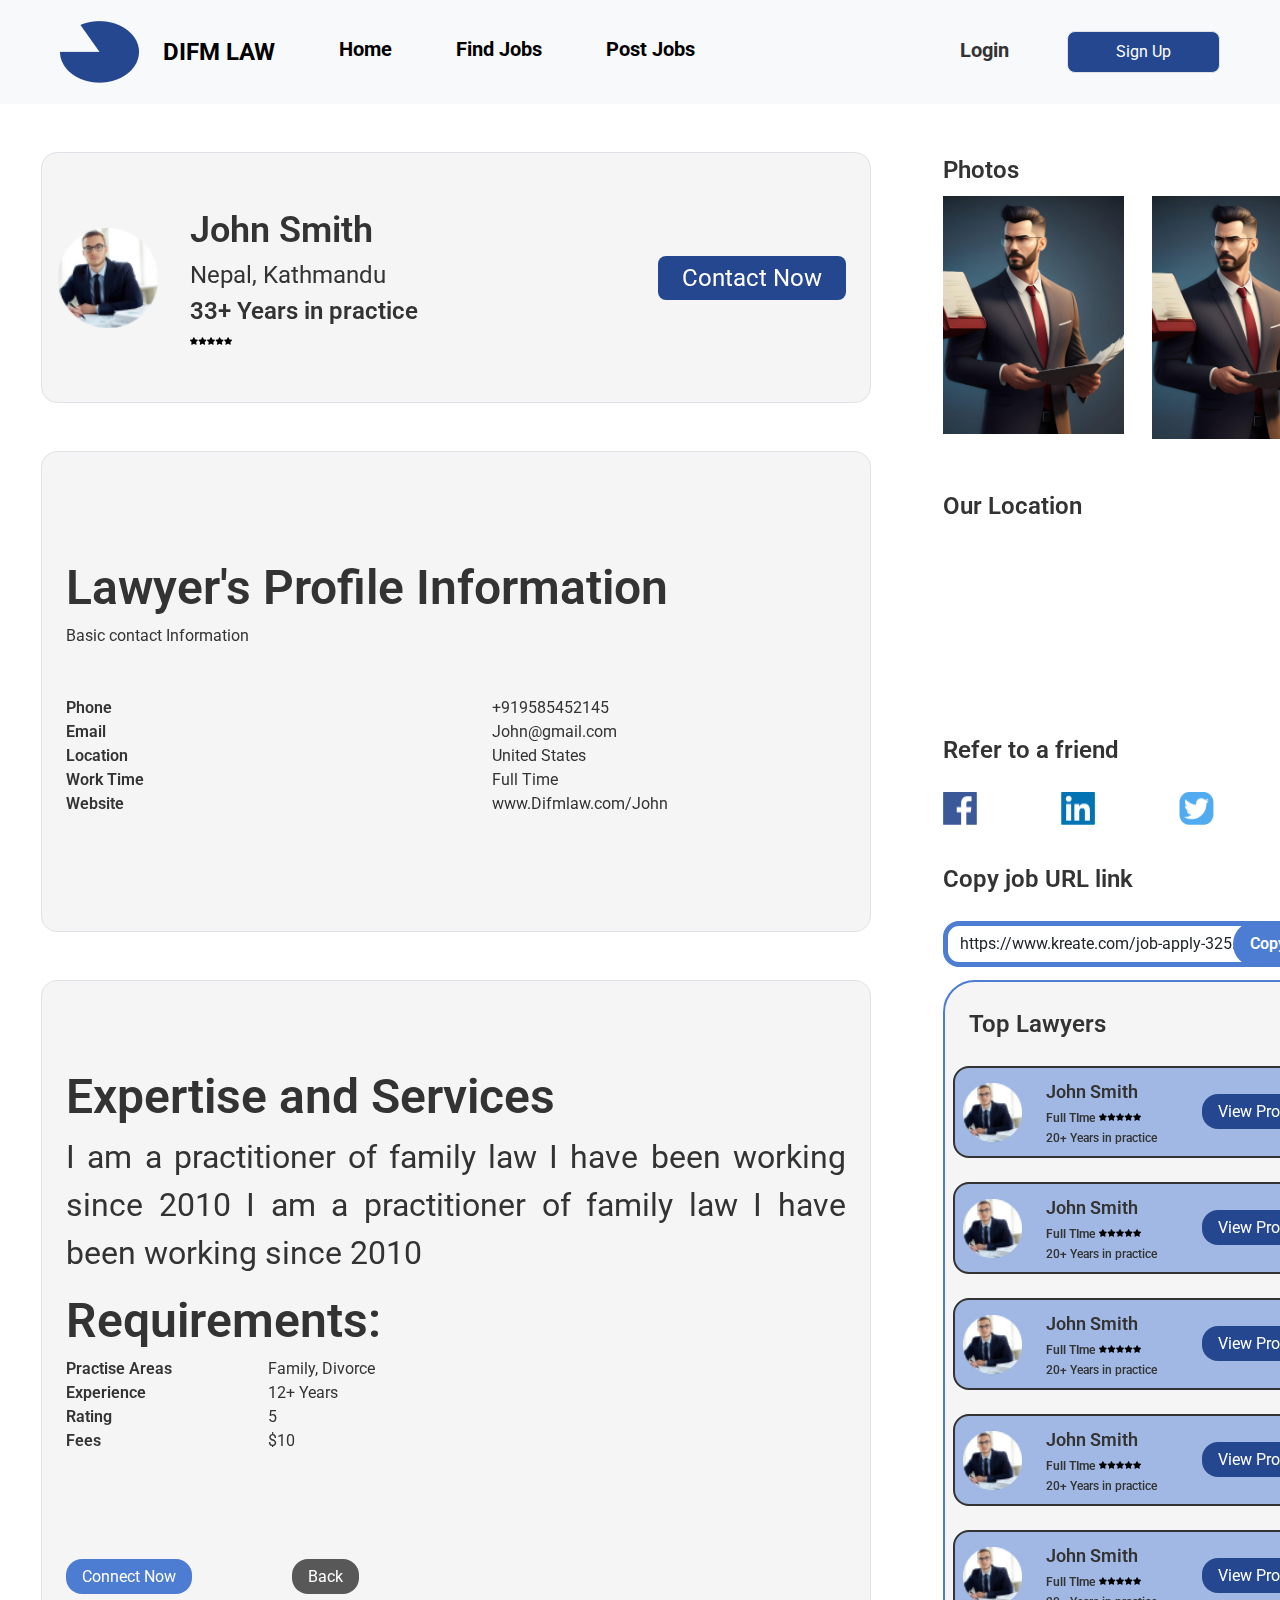
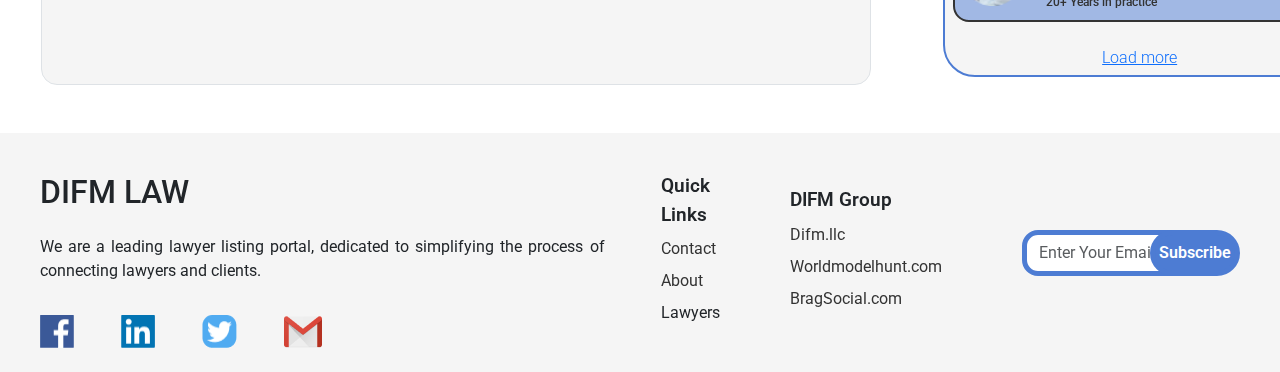
<file: Lawyer's_Description.html>
<!DOCTYPE html>
<html lang="en">

<head>
    <meta charset="UTF-8">
    <meta name="viewport" content="width=device-width, initial-scale=1.0">
    <title>Profile</title>
    <!-- DIFM LAW LOGO  -->
    <link rel="icon" href="Images/Vector.png">

    <!-- Bootstrap CSS file  -->
    <link href="https://cdn.jsdelivr.net/npm/bootstrap@5.3.0/dist/css/bootstrap.min.css" rel="stylesheet">

    <!-- External CSS  -->
    <link rel="stylesheet" href="CSS/Comman-Color-Border.css">
    <link rel="stylesheet" href="CSS/Lawyer's_DescriptionCSS.css">

    <!-- Google Font Link  -->
    <link href="https://fonts.googleapis.com/css2?family=Roboto&display=swap" rel="stylesheet">

</head>

<body class="font-roboto selector-for-some-widget">
    <!-- Sign in Form -->
    <div class="position-fixed w-100 vh-100 box-shadow-login bg-blur" id="login_hide" onclick="login_hide()">
        <div class="position-absolute top-50 start-50 translate-middle z-index-10 container">
            <div class="w-100 mx-auto" onclick="Login_Page_onclick(event)">
                <div class="d-flex justify-content-between">
                        <button class="fs-24px px-3 py-3 fw-500 border border-0 bg-color-blue text-color-white" onclick=""
                            id="">Log in</button>
                    <div class="d-flex bg-color-login px-3" onclick="login_hide()">
                        <button class="fs-4 border-0">✖️</button>
                    </div>
                </div>
                <form action="" class="w-100 mx-auto py-5 px-5 bg-color-darkwhite">
                    <div class="row justify-content-between">
                        <div class="col-12 col-lg-5">
                            <label for="" class="form-label  text-black fs-5 fw-400">Email</label>
                            <input type="email" placeholder="enter your email" class="form-control py-3">
                        </div>
                        <div class="col-12 col-lg-5">
                            <label for="" class="form-label  text-black fs-5 fw-400">Password</label>
                            <input type="password" placeholder="enter your password" class="form-control py-3">
                        </div>
                    </div>
                        <button class="my-5 bg-color-blue border border-0 rounded-500 px-4 py-2 fs-5 text-color-white w-100 text-center">Login</button>
                </form>
            </div>
        </div>
    </div>

    <!-- Sign in Form End  -->

    <!-- Sign UP FORMS -->

    <div class="w-100 vh-100 position-fixed box-shadow-login z-index-10" id="hideover-lay" onclick="signupclose()">    
        <div class="container position-absolute top-50 start-50 translate-middle z-index-10" id="Child"
            onclick="Login_Page_onclick(event)">
            <div class="d-flex justify-content-between">
                <div class="d-flex justify-content-center">
                    <button class="fs-24px px-3 py-3 fw-500 border border-0 " onclick="lawyersignup()"
                        id="colorwl">Lawyer</button>
                    <button class="fs-24px px-3 py-3 fw-500 border-0" onclick="usersignup()" id="colorbu">User</button>
                </div>
                <div class="d-flex bg-color-login px-3" onclick="signupclose()">
                    <button class="fs-4 border-0">✖️</button>
                </div>
            </div>
            <div class="bg-color-login container py-5 z-index-5">

                <!-- User Sign Up Form -->
                <form action="" class="" id="showu">

                    <div class="row justify-content-center justify-content-lg-around my-lg-5">
                        <div class="col-10 col-lg-4">
                            <input type="text" placeholder="Enter Full Name*"
                                class="form-control border border-top-0 border-end-0 border-start-0 border-bottom-3 rounded-0 fs-18px py-1 my-2 text-color-grey fw-400 border-secondary-subtle"
                                onchange="validate_User_Name()" id="User_Name" required>
                            <div class="invalid_User_Name text-color-red">
                            </div>
                        </div>
                        <div class="col-10 col-lg-4">
                            <input type="email" name="" placeholder="Enter your Email*"
                                class="form-control border border-top-0 border-end-0 border-start-0 border-bottom-3 rounded-0 fs-18px py-1 my-2 text-color-grey fw-400 border-secondary-subtle "
                                onchange="validate_User_Email()" id="User_Email" required>
                            <div class="invalid_User_Email text-color-red">
                            </div>
                        </div>
                    </div>
                    <div class="row justify-content-center justify-content-lg-around my-lg-5">
                        <div class="col-10 col-lg-4">
                            <input type="text" placeholder="Phone Number*"
                                class="form-control border border-top-0 border-end-0 border-start-0 border-bottom-3 rounded-0 fs-18px py-1 my-2 text-color-grey fw-400 border-secondary-subtle"
                                onchange="validate_User_Number()" id="User_Number" required>
                            <div class="invalid_User_Number text-color-red">
                            </div>
                        </div>
                        <div class="col-10 col-lg-4">
                            <input type="text" placeholder="State"
                                class="form-control border border-top-0 border-end-0 border-start-0 border-bottom-3 rounded-0 fs-18px py-1 my-2 text-color-grey fw-400 border-secondary-subtle"
                                onchange="validate_User_State()" id="User_State" required>
                            <div class="invalid_User_State text-color-red">
                            </div>
                        </div>
                    </div>
                    <div class="row justify-content-center justify-content-lg-around my-lg-5">
                        <div class="col-10 col-lg-4">
                            <input type="password" placeholder="Enter Password*"
                                class="form-control border border-top-0 border-end-0 border-start-0 border-bottom-3 rounded-0 fs-18px py-1 my-2 text-color-grey fw-400 border-secondary-subtle"
                                onchange="validate_User_Password()" id="User_Password" required>
                            <div class="invalid_User_Password text-color-red">
                            </div>
                        </div>
                        <div class="col-10 col-lg-4">
                            <input type="password" placeholder="Confirm Password*"
                                class="form-control border border-top-0 border-end-0 border-start-0 border-bottom-3 rounded-0 fs-18px py-1 my-2 text-color-grey fw-400 border-secondary-subtle"
                                onchange="Confirm_User_Password()" id="User_CPassword" required>
                            <div class="invalid_User_CPassword text-color-red">
                            </div>
                        </div>
                    </div>
                    <div class="d-flex justify-content-center align-items-baseline mt-3 mt-lg-5 ">
                        <button type="submit"
                            class="bg-color-blue text-color-white px-2 py-2 mx-auto fs-16px fw-600 border border-0 rounded-500"
                            onclick="Alert_Msg_User()" id="Register_ButtonU">Register
                            Now</button>
                    </div>

                </form>
                <!-- Lawyer Sign up From  -->
                <form action="" class="" id="hiddenl">
                    <div class="row justify-content-center justify-content-lg-around my-lg-5">
                        <div class="col-10 col-lg-4">
                            <input type="text" placeholder="Enter Full Name*"
                                class="form-control mb-3 border border-top-0 border-end-0 border-start-0 border-bottom-3 rounded-0 fs-18px py-1 my-1 text-color-grey fw-400 border-secondary-subtle User_Name"
                                onchange="validate_Lawyer_Name()" id="Lawyer_Name" required value>
                            <div class="invalid_Lawyer_Name text-color-red">
                            </div>
                        </div>
                        <div class="col-10 col-lg-4">
                            <input type="email" name="" placeholder="Enter your Email*"
                                class="form-control mb-3 border border-top-0 border-end-0 border-start-0 border-bottom-3 rounded-0 fs-18px py-1 my-1 text-color-grey fw-400 border-secondary-subtle User_Email"
                                onchange="validate_Lawyer_Email()" id="Lawyer_Email" required value>
                            <div class="invalid_Lawyer_Email text-color-red">
                            </div>
                        </div>
                    </div>
                    <div class="row justify-content-center justify-content-lg-around my-lg-5">
                        <div class="col-10 col-lg-4">
                            <input type="text" placeholder="Phone Number*"
                                class="form-control mb-3 border border-top-0 border-end-0 border-start-0 border-bottom-3 rounded-0 fs-18px py-1 my-1 text-color-grey fw-400 border-secondary-subtle"
                                onchange="validate_Lawyer_Number()" id="Lawyer_Number" required>
                            <div class="invalid_Lawyer_Number text-color-red">
                            </div>
                        </div>
                        <div class="col-10 col-lg-4">
                            <input type="text" placeholder="Experience"
                                class="form-control mb-3 border border-top-0 border-end-0 border-start-0 border-bottom-3 rounded-0 fs-18px py-1 my-1 text-color-grey fw-400 border-secondary-subtle"
                                onchange="validate_Lawyer_Exper()" id="Lawyer_Exper" required>
                            <div class="invalid_Lawyer_Exper text-color-red">
                            </div>
                        </div>
                    </div>
                    <div class="row justify-content-center justify-content-lg-around my-lg-5">
                        <div class="col-10 col-lg-4">
                            <input type="text" placeholder="Specialization"
                                class="form-control mb-3 border border-top-0 border-end-0 border-start-0 border-bottom-3 rounded-0 fs-18px py-1 my-1 text-color-grey fw-400 border-secondary-subtle" required>
                        </div>
                        <div class="col-10 col-lg-4">
                            <input type="text" placeholder="Enter or Choose Location"
                                class="form-control mb-3 border border-top-0 border-end-0 border-start-0 border-bottom-3 rounded-0 fs-18px py-1 my-1 text-color-grey fw-400 border-secondary-subtle" required>
                        </div>
                    </div>
                    <div class="row justify-content-center justify-content-lg-around my-lg-5">
                        <div class="col-10 col-lg-4">
                            <input type="password" placeholder="Enter Password*"
                                class="form-control mb-3 border border-top-0 border-end-0 border-start-0 border-bottom-3 rounded-0 fs-18px py-1 my-1 text-color-grey fw-400 border-secondary-subtle"
                                onchange="validate_Lawyer_Password()" id="Lawyer_Password" required>
                            <div class="invalid_Lawyer_Password text-color-red">
                            </div>
                        </div>
                        <div class="col-10 col-lg-4">
                            <input type="password" placeholder="Confirm Password*"
                                class="form-control mb-3 border border-top-0 border-end-0 border-start-0 border-bottom-3 rounded-0 fs-18px py-1 my-1 text-color-grey fw-400 border-secondary-subtle"
                                onchange="Confirm_Lawyer_Password()" id="Lawyer_CPassword" required>
                            <div class="invalid_Lawyer_CPassword text-color-red">
                            </div>
                        </div>
                    </div>
                    <div class="d-flex justify-content-center align-items-baseline mt-3 mt-lg-5 ">
                        <button type="submit"
                            class="bg-color-blue text-color-white px-2 py-2 mx-auto fs-16px fw-600 border border-0 rounded-500"
                            onclick="Alert_Msg_Lawyer()" id="Register_ButtonL">Register
                            Now</button>
                    </div>


                </form>
            </div>
        </div>

    </div>
    <!-- sign UP form End  -->

<!-- Navbar -->
<nav class="sticky-top navbar navbar-expand-lg navbar-light bg-light z-index-9">
    <div class="container-fluid mx-5 my-2">
        <a class="navbar-brand" href="#"><img src="Images/Vector.png" alt=""></a>

        <button class="navbar-toggler button-1" type="button" data-bs-toggle="collapse"
            data-bs-target="#navbarSupportedContent" aria-controls="navbarSupportedContent" aria-expanded="false"
            aria-label="Toggle navigation">
            <span class="navbar-toggler-icon fs-3"></span>
        </button>
        <div class="collapse navbar-collapse its" id="navbarSupportedContent">
            <ul class="navbar-nav me-auto mb-2 mb-lg-0">
                <li class="nav-item">
                    <a class="nav-link active fs-4 fw-bold me-md-5 textcolor" aria-current="page" href="#" onclick="navbar_closed()">DIFM
                        LAW</a>
                </li>
                <li class="nav-item">
                    <a class="nav-link fs-5 textcolor fw-bold active me-md-5" href="index.html"
                        aria-current="page" onclick="navbar_closed()">Home</a>
                </li>
                <li class="nav-item">
                    <a class="nav-link fs-5 textcolor fw-bold active me-md-5" href="#" aria-expanded="false" onclick="navbar_closed()">
                        Find Jobs
                    </a>
                </li>
                <li class="nav-item">
                    <a class="nav-link fs-5 textcolor fw-bold active me-md-5" href="#" tabindex="-1"
                        aria-disabled="true" onclick="navbar_closed()">Post Jobs</a>
                </li>
            </ul>
            <div class="dropdown">
                <button
                    class="d-block fw-bold fontcolor mb-3 mb-lg-0 d-lg-inline me-lg-5 fs-5 textcolor border border-0 bg-light" onclick="navbar_closed(); login()">Login</button>
                <button class="bg-color-blue px-5 py-2 border rounded-3 text-color-white fw-normal px-4"
                    id="nameborder" type="button" id="" aria-expanded="false" onclick="navbar_closed(); signuphover()">
                    Sign Up
                </button>
                <ul class="dropdown-menu" aria-labelledby="dropdownMenuButton1">
                    <li><a class="dropdown-item" href="#">Profile</a></li>
                    <li><a class="dropdown-item" href="#">Help</a></li>
                    <li><a class="dropdown-item" href="#">Log Out</a></li>
                </ul>
            </div>
        </div>
    </div>
</nav>

    <!-- Middle Container -->
    <div class="container-fluid textcolor mt-5">
        <div class="row justify-content-center">
            <!-- Left-Hand side Content  -->
            <div class="col-8 me-5">
                <!--Profile and Contact Now Container  -->
                <div
                    class="d-flex align-items-center justify-content-between Profile-Contact-W-H bg-color-darkwhite border rounded-500 mb-5">
                    <!-- <div class="position-relative ">
                            <div class="position-absolute top-0 end-0">
                                <img src="Images/Group 428.png" alt="">
                            </div>
                        </div> -->
                    <!-- Profile  -->
                    <div class="d-flex align-items-center">
                        <div class="mx-3">
                            <img src="Images/Ellipse 106.png" alt="" width="100px" height="100px">
                        </div>
                        <div class="mx-3">
                            <div class="fw-600 fs-36px">
                                John Smith
                            </div>
                            <div class="fs-24px fw-400">
                                Nepal, Kathmandu
                            </div>
                            <div class="fs-24px fw-600">
                                33+ Years in practice
                            </div>
                            <div>
                                <img src="Images/rating 6.png" alt="">
                            </div>
                        </div>
                    </div>

                    <!-- Contact Now Button  -->
                    <div class="me-4">
                        <a href="Contact-Us.html"
                            class="bg-color-blue text-color-white fw-400 text-decoration-none px-4 py-2 fs-24px border border-0 rounded-3">Contact
                            Now</a>
                    </div>
                </div>

                <!-- Lawyer's Profile Information -->

                <div
                    class="Lawyer-Profile-W-H d-flex flex-column justify-content-center bg-color-darkwhite border rounded-500 ps-4 mb-5">
                    <div class="fs-48px fw-600 my-0">Lawyer's Profile Information</div>
                    <div class="fs-24 fw-400 mb-5">Basic contact Information</div>
                    <div class="d-flex Infor-W-H justify-content-between">
                        <ul class="fw-600 list-unstyled fs-24">
                            <li>Phone</li>
                            <li>Email</li>
                            <li>Location</li>
                            <li>Work Time</li>
                            <li>Website</li>
                        </ul>
                        <ul class="list-unstyled fs-24 fw-400">
                            <li>+919585452145</li>
                            <li>John@gmail.com</li>
                            <li>United States</li>
                            <li>Full Time</li>
                            <li>www.Difmlaw.com/John</li>
                        </ul>
                    </div>
                </div>

                <!-- Expertise and Services -->

                <div
                    class="Expertise-Services-W-H bg-color-darkwhite border rounded-500 px-4 d-flex flex-column justify-content-center">
                    <div class="fs-48px fw-600">Expertise and Services</div>
                    <div class="fs-32px fw-400 text-justify para-W-H">
                        I am a practitioner of family law I have been working since 2010 I am a practitioner of family law I have been working since 2010 
                    </div>
                    <div class="fs-48px fw-600">
                        Requirements:
                    </div>
                    <div class="d-flex mb-5">
                        <ul class="fs-24 fw-600 list-unstyled pe-5">
                            <li>Practise Areas</li>
                            <li>Experience</li>
                            <li>Rating</li>
                            <li>Fees</li>
                        </ul>
                        <ul class="fs-24 fw-400 list-unstyled ps-5">
                            <li>Family, Divorce</li>
                            <li>12+ Years</li>
                            <li>5</li>
                            <li>$10</li>
                        </ul>
                    </div>
                    <div class="mt-5 mb-3">
                        <a href="Contact-Us.html"
                            class="fs-24 fw-400 text-decoration-none bg-color-lightblue text-color-white border border-0 rounded-500 px-3 py-2 me-5">Connect
                            Now</a>
                        <a href="index.html"
                            class="fs-24 fw-400 text-decoration-none bg-color-grey border border-0 rounded-500 text-color-white px-3 py-2 ms-5">Back</a>
                    </div>
                </div>
            </div>


            <!-- Right Hand Side Content  -->

            <div class="col-3">

                <!-- Photos Section -->
                <div class="Photos-Section-W-H ">
                    <div class="fs-24px fw-600 mb-2">Photos</div>
                    <div class="row">
                        <div class="col-6 ">
                            <img src="Images/fotor-ai-20230606121150 1.png" class="pe-1 img-fluid Img-H " alt="">
                        </div>
                        <div class="col-6 ">
                            <img src="Images/fotor-ai-20230606121150 1.png" alt="" class="img-fluid Img-H">
                        </div>
                    </div>
                    <!-- <div class="d-flex justify-content-between">
                        <img src="Images/fotor-ai-20230606121150 1.png" class="pe-1 img-fluid" alt="">
                        <img src="Images/fotor-ai-20230606121150 1.png" alt="" class="img-fluid">
                    </div> -->
                </div>

                <!-- Our Location Section  -->

                <div class="Our-Location-W-H mt-3">
                    <div class="fs-24px fw-600 mb-2">Our Location</div>
                    <div class="">
                        <iframe
                            src="https://www.google.com/maps/embed?pb=!1m18!1m12!1m3!1d56516.3171361512!2d85.28493323176181!3d27.708954252270168!2m3!1f0!2f0!3f0!3m2!1i1024!2i768!4f13.1!3m3!1m2!1s0x39eb198a307baabf%3A0xb5137c1bf18db1ea!2sKathmandu%2044600%2C%20Nepal!5e0!3m2!1sen!2sin!4v1687503433817!5m2!1sen!2sin"
                            width="100%" height="100%" style="border:0;" allowfullscreen="" loading="lazy"
                            referrerpolicy="no-referrer-when-downgrade"></iframe>
                    </div>
                </div>

                <!-- Refer to a Friend -->
                <div class="Refer-Friend-W-H">
                    <div class="fs-24px fw-600 mb-4">Refer to a friend</div>
                    <div class="d-flex justify-content-between">
                        <img src="Images/image 32.png" alt="">
                        <img src="Images/image 31.png" alt="">
                        <img src="Images/image 33.png" alt="">
                        <img src="Images/image 34.png" alt="">
                    </div>
                </div>

                <!-- Copy Job URL -->

                <div class="Copy-URl-W-H my-4">
                    <div class="fs-24px fw-600 mb-4">Copy job URL link</div>
                    <div class="input-group">
                        <input type="email" class="form-control Subscribe-Border rounded-500 min-input-width"
                            value="https://www.kreate.com/job-apply-325..." aria-label="Recipient's username"
                            aria-describedby="basic-addon2">
                        <span
                            class="input-group-text bg-color-lightblue text-color-white Subscribe-Border z-index-5 margin-over-footer fw-600 Subscribe-Left-Round"
                            id="">Copy Link</span>
                    </div>
                </div>

                <!-- Top Lawyers  -->
                <div class="Top-Lawyers-W-H bg-color-darkwhite border-lightblue rounded-500 px-2">
                    <div class="fs-24px fw-600 my-4 ps-3">Top Lawyers</div>
                    <div class=" d-flex flex-column align-items-center">
                        <div class="Top-lawyer-profile-W-H d-flex justify-content-between align-items-center bg-color-lightblue-50 border-grey rounded-500 px-2 mb-4 w-100">
                            <div class="d-flex align-items-center">
                                <div class="me-4">
                                    <img src="Images/Ellipse 90.png" alt="" width="59px" height="59px">
                                </div>
                                <div>
                                    <div class="fs-18px fw-600">John Smith</div>
                                    <div>
                                        <span class="fs-12px fw-600">Full TIme</span>
                                        <img src="Images/rating 6.png" alt="">
                                    </div>
                                    <div class="fs-12px fw-500">
                                        20+ Years in practice
                                    </div>
                                </div>
                            </div>
                            <div>
                                <a href=""
                                    class="bg-color-blue border border-0 rounded-500 text-color-white px-3 py-2 text-decoration-none">View
                                    Profile</a>
                            </div>
                        </div>
                        <div class="Top-lawyer-profile-W-H d-flex justify-content-between align-items-center bg-color-lightblue-50 border-grey rounded-500 px-2 mb-4 w-100">
                            <div class="d-flex align-items-center">
                                <div class="me-4">
                                    <img src="Images/Ellipse 90.png" alt="" width="59px" height="59px">
                                </div>
                                <div>
                                    <div class="fs-18px fw-600">John Smith</div>
                                    <div>
                                        <span class="fs-12px fw-600">Full TIme</span>
                                        <img src="Images/rating 6.png" alt="">
                                    </div>
                                    <div class="fs-12px fw-500">
                                        20+ Years in practice
                                    </div>
                                </div>
                            </div>
                            <div>
                                <a href=""
                                    class="bg-color-blue border border-0 rounded-500 text-color-white px-3 py-2 text-decoration-none">View
                                    Profile</a>
                            </div>
                        </div>
                        <div class="Top-lawyer-profile-W-H d-flex justify-content-between align-items-center bg-color-lightblue-50 border-grey rounded-500 px-2 mb-4 w-100">
                            <div class="d-flex align-items-center">
                                <div class="me-4">
                                    <img src="Images/Ellipse 90.png" alt="" width="59px" height="59px">
                                </div>
                                <div>
                                    <div class="fs-18px fw-600">John Smith</div>
                                    <div>
                                        <span class="fs-12px fw-600">Full TIme</span>
                                        <img src="Images/rating 6.png" alt="">
                                    </div>
                                    <div class="fs-12px fw-500">
                                        20+ Years in practice
                                    </div>
                                </div>
                            </div>
                            <div>
                                <a href=""
                                    class="bg-color-blue border border-0 rounded-500 text-color-white px-3 py-2 text-decoration-none">View
                                    Profile</a>
                            </div>
                        </div>
                        <div class="Top-lawyer-profile-W-H d-flex justify-content-between align-items-center bg-color-lightblue-50 border-grey rounded-500 px-2 mb-4 w-100">
                            <div class="d-flex align-items-center">
                                <div class="me-4">
                                    <img src="Images/Ellipse 90.png" alt="" width="59px" height="59px">
                                </div>
                                <div>
                                    <div class="fs-18px fw-600">John Smith</div>
                                    <div>
                                        <span class="fs-12px fw-600">Full TIme</span>
                                        <img src="Images/rating 6.png" alt="">
                                    </div>
                                    <div class="fs-12px fw-500">
                                        20+ Years in practice
                                    </div>
                                </div>
                            </div>
                            <div>
                                <a href=""
                                    class="bg-color-blue border border-0 rounded-500 text-color-white px-3 py-2 text-decoration-none">View
                                    Profile</a>
                            </div>
                        </div>
                        <div class="Top-lawyer-profile-W-H d-flex justify-content-between align-items-center bg-color-lightblue-50 border-grey rounded-500 px-2 mb-4 w-100">
                            <div class="d-flex align-items-center">
                                <div class="me-4">
                                    <img src="Images/Ellipse 90.png" alt="" width="59px" height="59px">
                                </div>
                                <div>
                                    <div class="fs-18px fw-600">John Smith</div>
                                    <div>
                                        <span class="fs-12px fw-600">Full TIme</span>
                                        <img src="Images/rating 6.png" alt="">
                                    </div>
                                    <div class="fs-12px fw-500">
                                        20+ Years in practice
                                    </div>
                                </div>
                            </div>
                            <div>
                                <a href=""
                                    class="bg-color-blue border border-0 rounded-500 text-color-white px-3 py-2 text-decoration-none">View
                                    Profile</a>
                            </div>
                        </div>

                    </div>
                    <div class="text-center">
                        <a href="" class="fw-300 fs-20">Load more</a>
                    </div>


                </div>

            </div>
        </div>
    </div>



    <!-- Footer -->




    <div class="container-fluid mt-5 px-0 bg-color-darkwhite">
        <div class="d-lg-flex justify-content-lg-between align-items-lg-center flex-nowrap">
            <div class="my-4 mx-3 px-4">
                <h2 class="py-3">DIFM LAW</h2>
                <div>
                    <p class="text-break text-justify pb-3">
                        We are a leading lawyer listing portal, dedicated to simplifying the process of connecting
                        lawyers and clients.
                    </p>
                </div>
                <div class="d-flex justify-content-between w-50">
                    <img src="Images/image 32.png" alt="" class="img-fluid">
                    <img src="Images/image 31.png" alt="" class="img-fluid">
                    <img src="Images/image 33.png" alt="" class="img-fluid">
                    <img src="Images/image 34.png" alt="" class="img-fluid">
                </div>
            </div>

            <!-- Display for large and Xl Display -->
            <div class="my-4 mx-3 d-none d-lg-block ">
                <ul class="list-unstyled">
                    <li class="fs-2em fw-600 my-2">Quick Links</li>
                    <li class="fs-1em fw-400 my-2"><a href="Contact-Us.html" class="text-decoration-none textcolor">Contact</a></li>
                    <li class="fs-1em fw-400 my-2"><a href="About_Us.html" class="text-decoration-none textcolor">About</a></li>
                    <li class="fs-1em fw-400 my-2">Lawyers</li>
                </ul>
            </div>
    
            <!-- Display for large and Xl Display -->
    
            <div class="my-4 mx-3 d-none d-lg-block px-4">
                <ul class="list-unstyled">
                    <li class="fs-2em fw-600 my-2">DIFM Group</li>
                    <li class="fs-1em fw-400 my-2"><a href="https://difm.llc/" class="text-decoration-none textcolor">Difm.llc</a></li>
                    <li class="fs-1em fw-400 my-2"><a href="https://www.worldmodelhunt.com/" class="text-decoration-none textcolor">Worldmodelhunt.com</a></li>
                    <li class="fs-1em fw-400 my-2"><a href="https://bragsocial.com/" class="text-decoration-none textcolor">BragSocial.com</a></li>
                </ul>
            </div>
    
            <!-- Display for medium and small Display -->
    
            <div class="d-flex mx-3 justify-content-between d-lg-none d-xl-none d-xxl-none">
                <div class="my-4 mx-3">
                    <ul class="list-unstyled">
                        <li class="fs-2em fw-600">Quick Links</li>
                        <li class="fs-1em fw-400"><a href="Contact-Us.html" class="text-decoration-none textcolor">Contact</a></li>
                        <li class="fs-1em fw-400"><a href="About_Us.html" class="text-decoration-none textcolor">About</a></li>
                        <li class="fs-1em fw-400">Lawyers</li>
                    </ul>
                </div>
                <div class="my-4 mx-3">
                    <ul class="list-unstyled">
                        <li class="fs-2em fw-600">DIFM Group</li>
                        <li class="fs-1em fw-400"><a href="https://difm.llc/" class="text-decoration-none textcolor">Difm.llc</a></li>
                        <li class="fs-1em fw-400"><a href="https://www.worldmodelhunt.com/" class="text-decoration-none textcolor">Worldmodelhunt.com</a></li>
                        <li class="fs-1em fw-400"><a href="https://bragsocial.com/" class="text-decoration-none textcolor">BragSocial.com</a></li>
                    </ul>
                </div>
    
            </div>

            <div class="my-4 mx-3 px-4">
                <div class="input-group">
                    <input type="email" class="form-control Subscribe-Border rounded-500"
                        placeholder="Enter Your Email" aria-label="Recipient's username"
                        aria-describedby="basic-addon2" id="Subscribe_input">
                    <button
                        class="input-group-text bg-color-lightblue text-color-white Subscribe-Border z-index-5 margin-over-footer fw-600 Subscribe-Left-Round px-lg-1"
                         value="Subscribe" onclick="Subscribed(value)">Subscribe</button>
                        </div>
                        <p class="d-none text-success ms-3 mt-3" id="Subscribe"></p>
                
            </div>
        </div>
    </div>
    <!-- Subscribe Buton and Login js  -->
    <script src="js/Login.js"></script>
    <!-- bootstrap js / -->


    <script src="https://cdn.jsdelivr.net/npm/bootstrap@5.3.0/dist/js/bootstrap.bundle.min.js"></script>
</body>

</html>
</file>
<file: CSS/Index1.css>
body{
    margin: 2rem;
}
.blue{
    color: #24478F;
}
.fontblack{
    color: #333333;
}
#halfway{
    width: 75%;
    margin: auto;
    /* border: 2px solid blue; */
    height: 100%;
    display: flex;
    justify-content: space-around;
    align-items: center;
    background-color: #FFFFFF;
    border-radius: 1rem;
    box-shadow: 1px 1px;
}
.halfway-txt{
    font-family:'Roboto' , sans-serif;
}
#halfway-btn{
    background-color: #4D7CD3;
    border: 2px solid #4D7CD3;
    border-radius: 10px;
}
#halfway-btn[type ="button"]{
    font-weight: bold;
    font-family: 'Roboto', sans-serif;
    color: white;
}
#container3{
    background-color: rgba(217, 217, 217, 0.2);
    padding: 8rem 0px 0px 0px;
}
#cont3-txt-box{
    width: 85%;
    margin: auto;
    height: 8vh;
    display: flex;
    justify-content: space-between;
    align-items: center;
}
#cont3-txt1{
    font-size: 2rem;

}
#cont3-txt2{
    font-size: 1.2rem;
    color: #333333;
}
.font-roboto{
    font-family: 'roboto' ,sans-serif;
}
.bold{
    font-weight: bold;
}

#cont3-grid1{
    width: 85%;
    margin:auto;
    padding: 3rem 0px 0px 0px;
    align-content: space-between;
}
.cont3-grid-info{
    font-size: 0.7rem;
    color: #585858;
}
.row{
    padding: 3rem 0px;
}
/* color only class */

.textcolor{
    color: #333333;
}
.text-color-blue{
    color: #24478F;
}
.text-color-white{
    color: #FFFFFF !important;
}
.text-color-grey{
    color:#585858;
}
.bg-color-blue{
    background: #24478F;
}
.bg-color-grey{
    background-color:#585858;
}
.bg-color-lightblue{
    background: #4D7CD3 !important;

}
.bg-color-white{
    background-color: #FFFFFF;
}
.fw-500{
    font-weight: 500;
}
.fw-600{
    font-weight: 600 !important;
}
.fw-400{
    font-weight: 400;
}
.fs-12px{
    font-size: 0.5rem;
}
.fs-1em{
    font-size: 1em;
}
.fs-2em{
    font-size: 1.2em;
}
.fs-18px{
    font-size: 12px;
}
/* end */

/* font sizes */
.font-larger{
    font-size: 4rem;
}
.font-smaller{
    font-size: 0.7em;
}


#border-blue1{
    border: 2px solid #24478F;
    border-radius: 10px 2px 2px 10px;
}
#border-blue2{
    border: 2px solid #24478F;
    margin-right: -10px;
    /* border-radius: 2px 10px 10px  2px ; */
}
#border-radius-search{
    border-radius: 10px;
    z-index: 5;
}
.border-radius-search2{
    border-radius: 15px;
    
    z-index: 5;
    border: 1px solid #333333;
    box-shadow: 1px 1px 10px;
}
.image-size{
    width: -webkit-fill-available;
    height: -webkit-fill-available;
}
.border-radius-search1{
    border-radius: 15px;
    z-index: 5;
    border: 2px solid #4D7CD3;
}
.margin-over{
    margin-left: -20px;
}
.imgborder{
    border: 4px solid #4D7CD3;
    width: 3.5rem;
    position: relative;
}
#nameborder{
    background-color: #FFFFFF;
    color: #4D7CD3;
    border: 4px solid #4D7CD3;
    min-width: 8%;
    border-radius: 0px 1rem 1rem 0px;
}
.cont2-grid-box{  
    background-color: #FFFFFF;
}
.border-radius-categories{
    border-radius: 10px;
    box-shadow: 1px 1px 10px;
}
.nheight{
    min-height: 15vh;
    max-height: 20vh;
}
#image-mid{
    max-width: 30%;
}
.text-justify{
    text-align: justify;
  text-justify: inter-word;
}
.Subscribe-Border{
    border: 5px solid #4D7CD3 !important;
}
.margin-over-footer{
    margin-left: -2rem !important;
}
.Subscribe-Left-Round{
    border-radius: 2rem !important;
}
.rounded-500{
    border-radius: 1em !important;
}
.z-index-12{
    z-index: 12;
}
.z-index-5{
    z-index: 5;
}
</file>
<file: CSS/Comman-Color-Border.css>
.textcolor{
    color: #333333;
}
.text-color-blue{
    color: #24478F;
    
}
.text-color-skyblue{
    color: #61A1F0;
}
.text-color-darkblue{
    color: #24478F;
}
.text-color-white{
    color: #FFFFFF !important;
}
.text-color-grey{
    color:#585858;
}
.text-color-red{
    color: red;
}
.bg-color-blue{
    background: #24478F;
}
.bg-color-grey{
    background-color:#585858;
}
.bg-color-lightblue{
    background: #4D7CD3 !important;
}
.bg-color-lightblue-50{
    background: rgba(77, 124, 211, 0.5);
}
.bg-color-white{
    background-color: #FFFFFF;
}
.fw-600{
    font-weight: 600 !important;
}
.fw-500{
    font-weight: 500;
}
.fw-400{
    font-weight: 400;
}
.fw-300{
    font-weight: 300;
}
.fs-12px{
    font-size: 12px;
}
.fs-1em{
    font-size: 1em;
}
.fs-2em{
    font-size: 1.2em;
}
.fs-16px{
    font-size: 16px;
}
.fs-18px{
    font-size: 18px;
}
.fs-20px{
    font-size: 20px;
}
.fs-24px{
    font-size: 24px;
}
.fs-32px{
    font-size: 32px;
}
.fs-36px{
    font-size: 36px;
}
.fs-48px{
    font-size: 48px;
}
.cont1
{
    border: 2px soild black;

}
.bg-color-darkwhite{
    background: #F5F5F5;
    /* opacity: 0.6; */
}

.font-roboto{
    font-family: 'roboto' , sans-serif;
}
.Image106{
    min-width: 75%;
}
.rounded-500{
    border-radius: 1em;
}
/* footer CSS */

.text-justify{
    text-align: justify;
  text-justify: inter-word;
}
.Subscribe-Border{
    border: 5px solid #4D7CD3 !important;
}
.margin-over-footer{
    margin-left: -2rem !important;
}
.Subscribe-Left-Round{
    border-radius: 2rem !important;
}

.z-index-5{
    z-index: 5;
}
.z-index-10{
    z-index: 10;
}
.z-index-9{
    z-index: 9;
}

/* End */
.WRY-input-h{
    min-height: 8rem;
}


/*Sign-Up Form CSS */
#showover-lay{
    opacity: 1;
    z-index: 10;
    background: rgb(77,124,211, 0.8);
    overflow: none;
}
#hideover-lay{
    opacity: 0;
    z-index: -1;
    transition-duration: 0.3s;
    backdrop-filter: blur(0px);
}
#showl{
    display: block;
}
#showu{
    display: block;
}
#hiddenl{
    display: none;
}
#hiddenu{
    display: none;
}
#colorbl{
    color: #24478F;
    background-color: #eef1f7;
}
#colorbu{
    color: #24478F;
    background-color: #eef1f7;
}
#colorwl{
    color: #eef1f7;
    background-color: #24478F;

}
#colorwu{
    color: #eef1f7;
    background-color: #24478F;
}
.box-shadow-login{
    box-shadow: 0px 0px 10px;
}
.bg-color-login{
    background-color: #eef1f7;
}
.top-40{
    top: 40% !important;
}
/* Sign-Up form CSS end  */

/* Sign in Form  */
#login_hide{
    opacity: 0;
    z-index: -1;
}
#login_show{
    opacity: 1;
    z-index: 10;
}
.bg-blur{
    background: rgb(77,124,211, 0.8);
}
</file>
<file: CSS/About_US.css>
.h-25{
    min-height: 20vh;
}
.h-50{
    min-height: 30vh;
}
.w-85{
    width: 85%;
}
.margin{
    margin-top: -8em;
}
.margin2{
    margin-top: -5rem;
}
.marginb{
    margin-bottom: 8em;
}
.margin-text{
    margin-top: -3rem;
}
.box-shadow{
    box-shadow: 1px 1px 10px #585858;
}
.margin-btm{
    margin: 7rem 0px;
}
</file>
<file: CSS/Contact-UsCSS.css>

</file>
